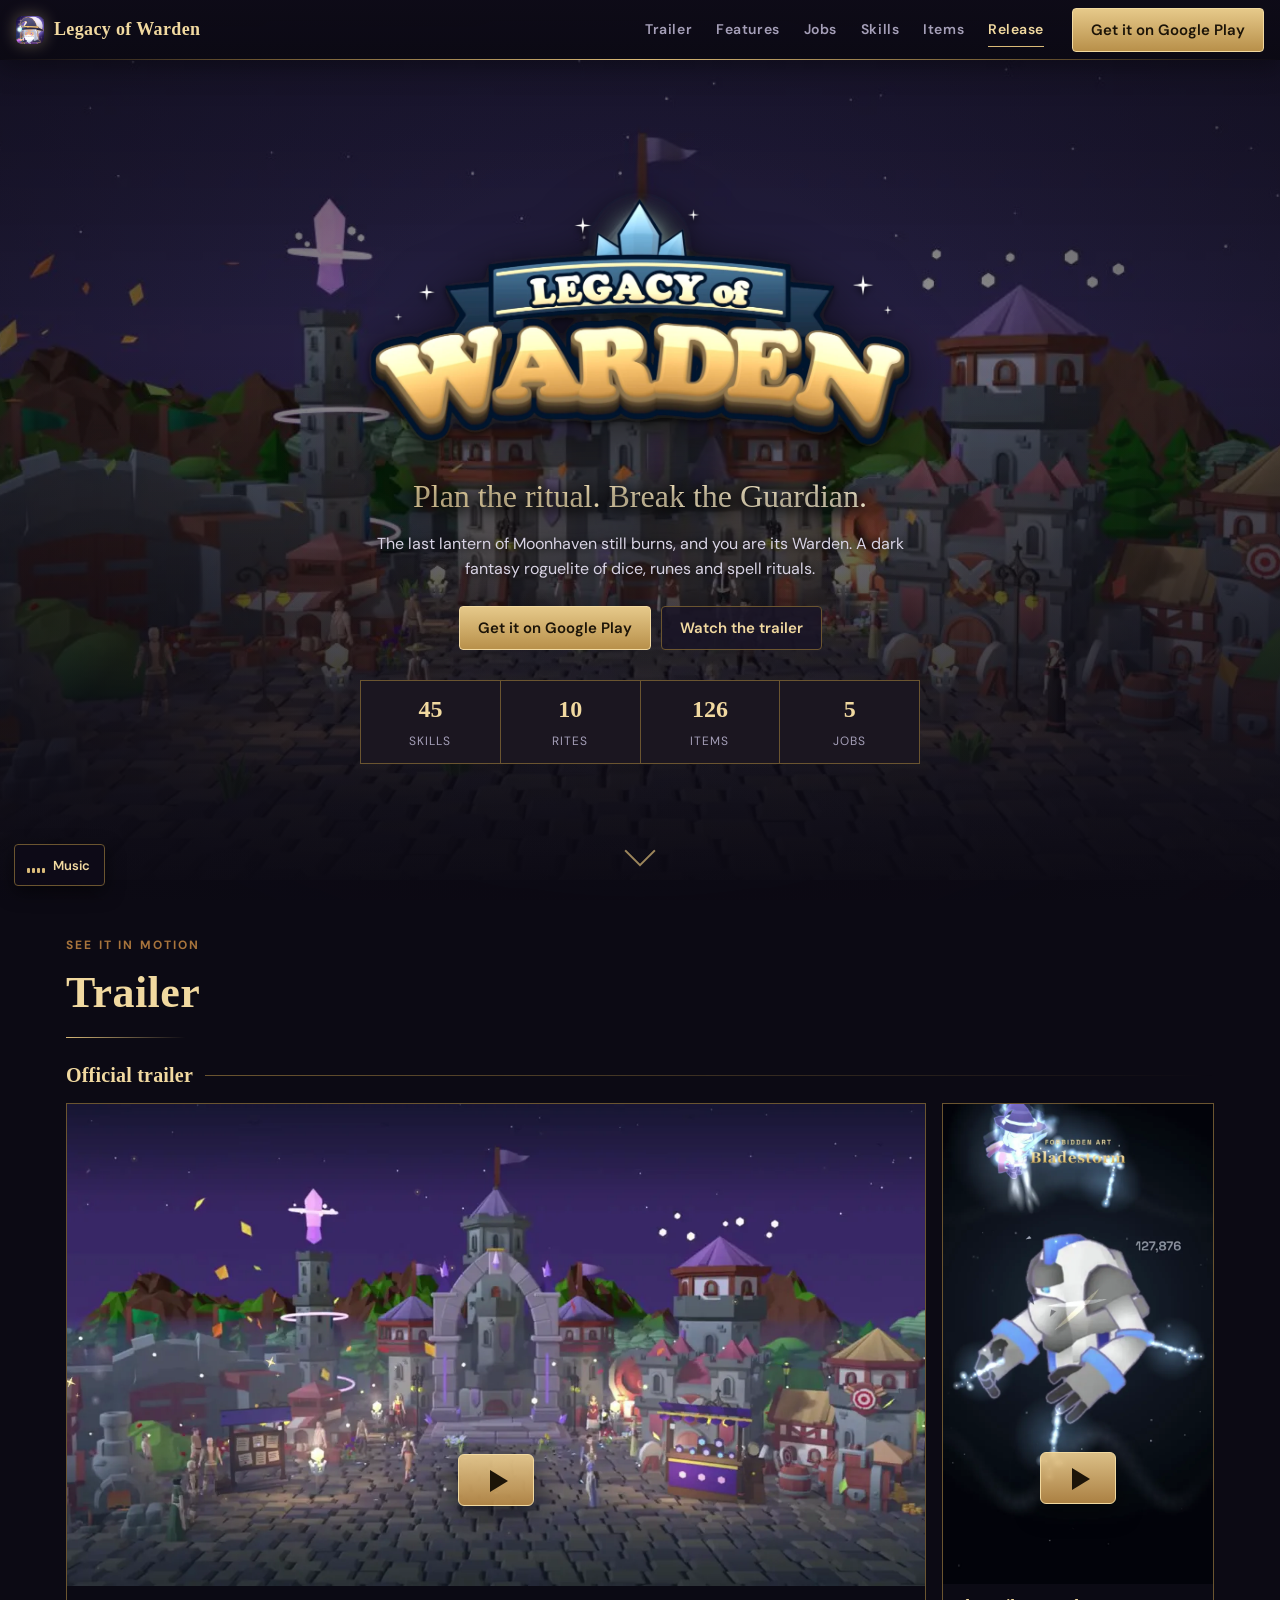
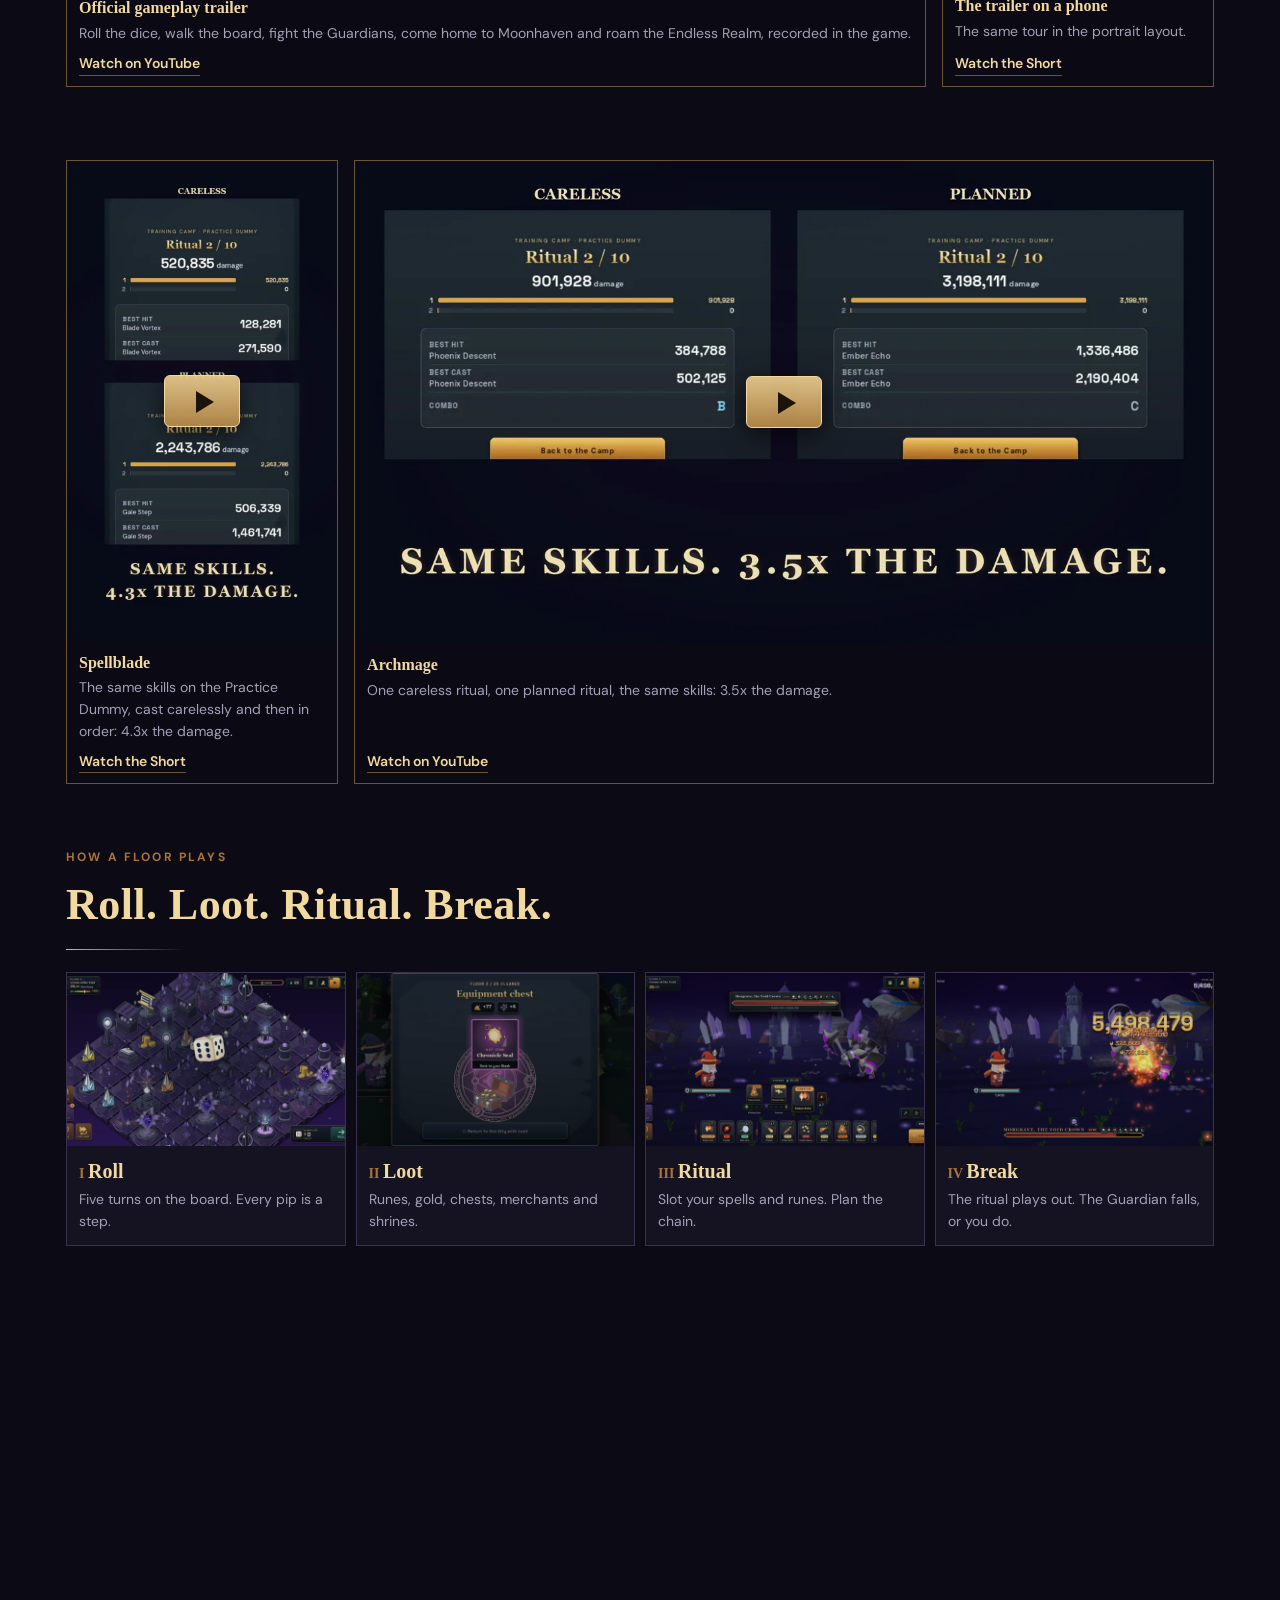
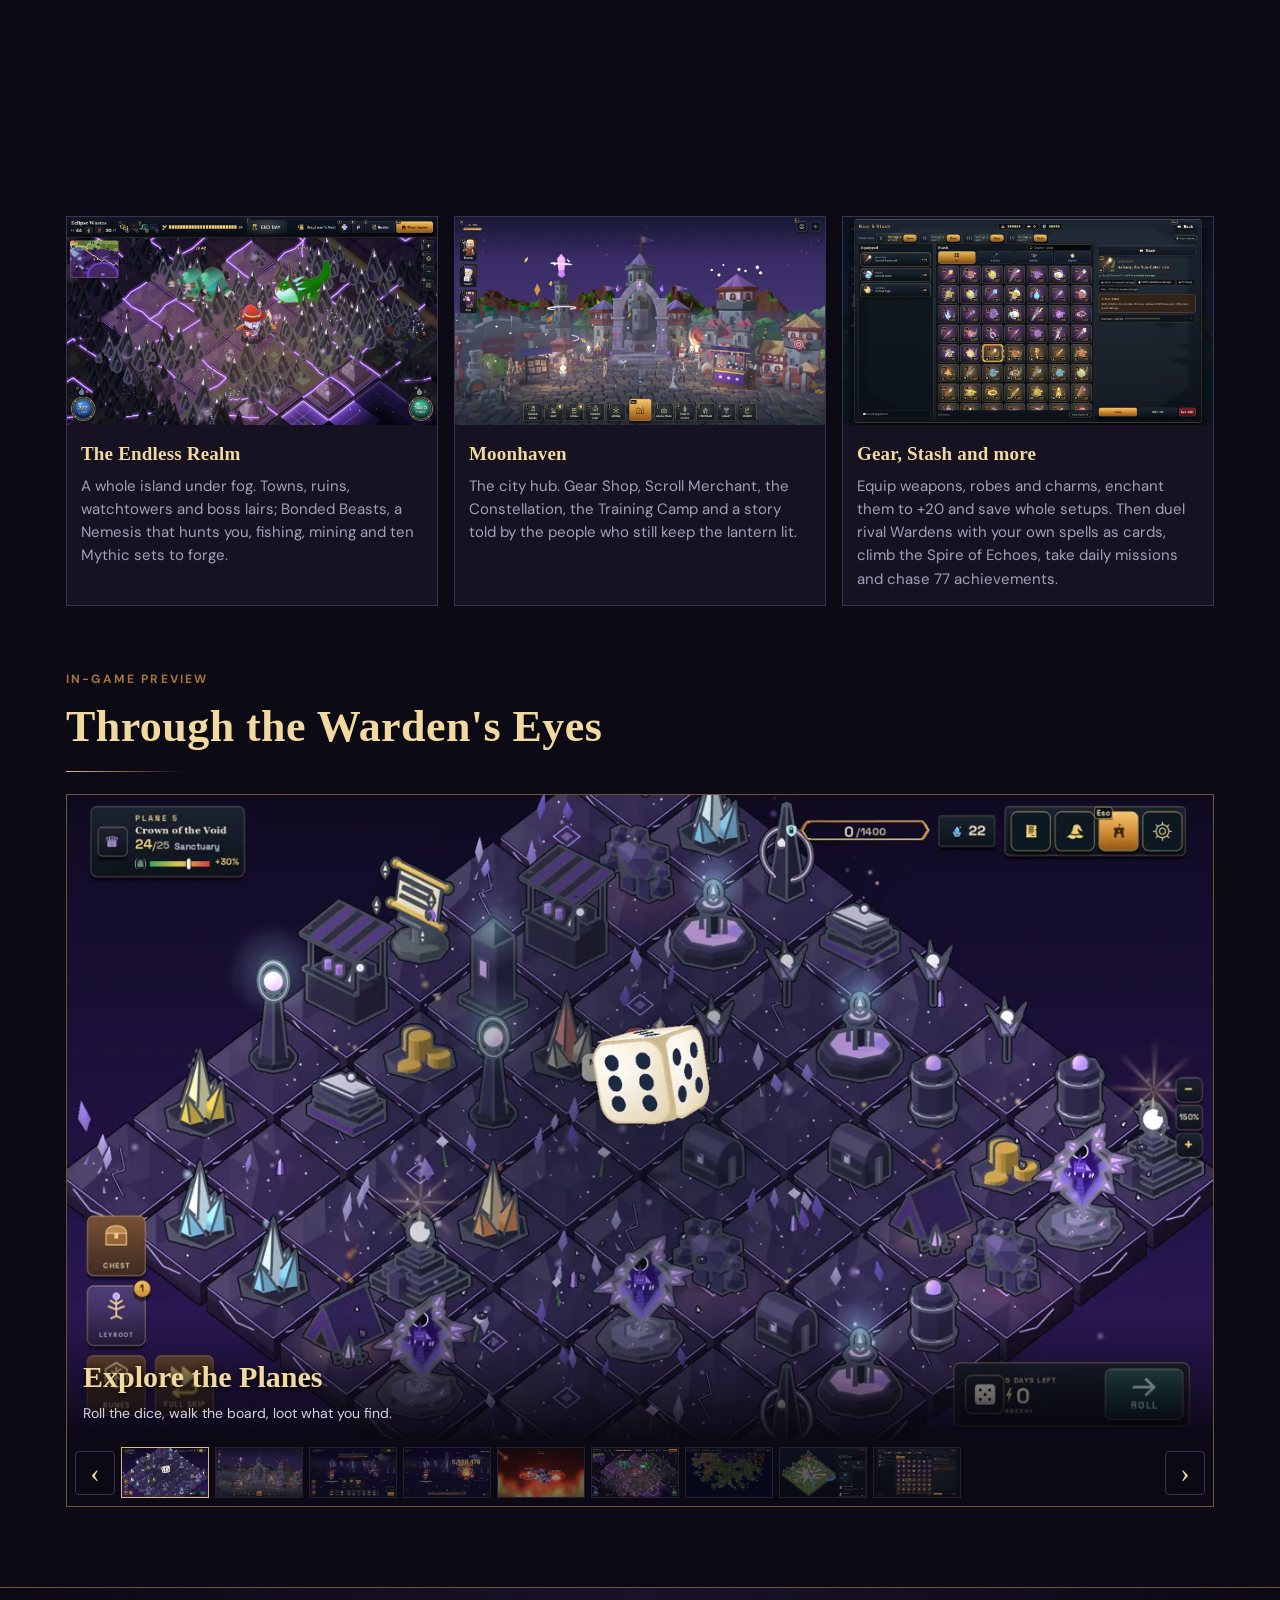
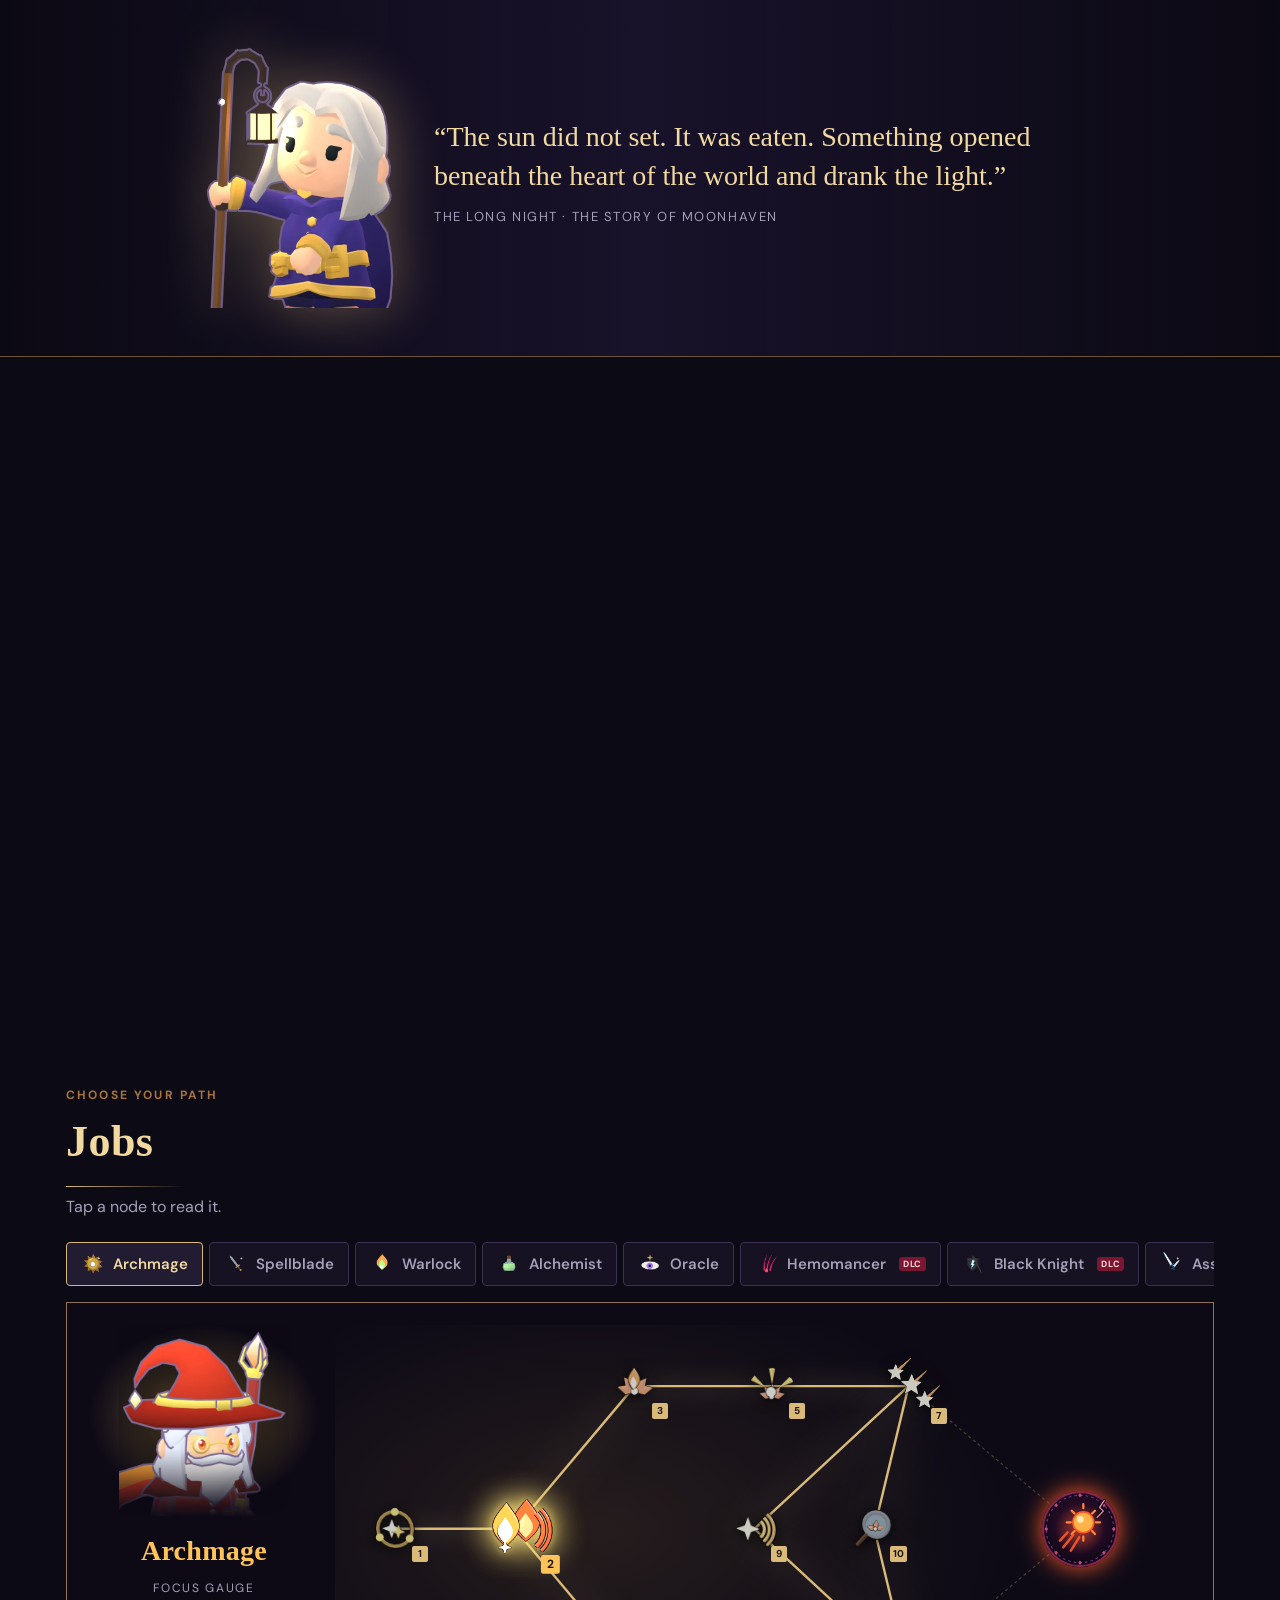
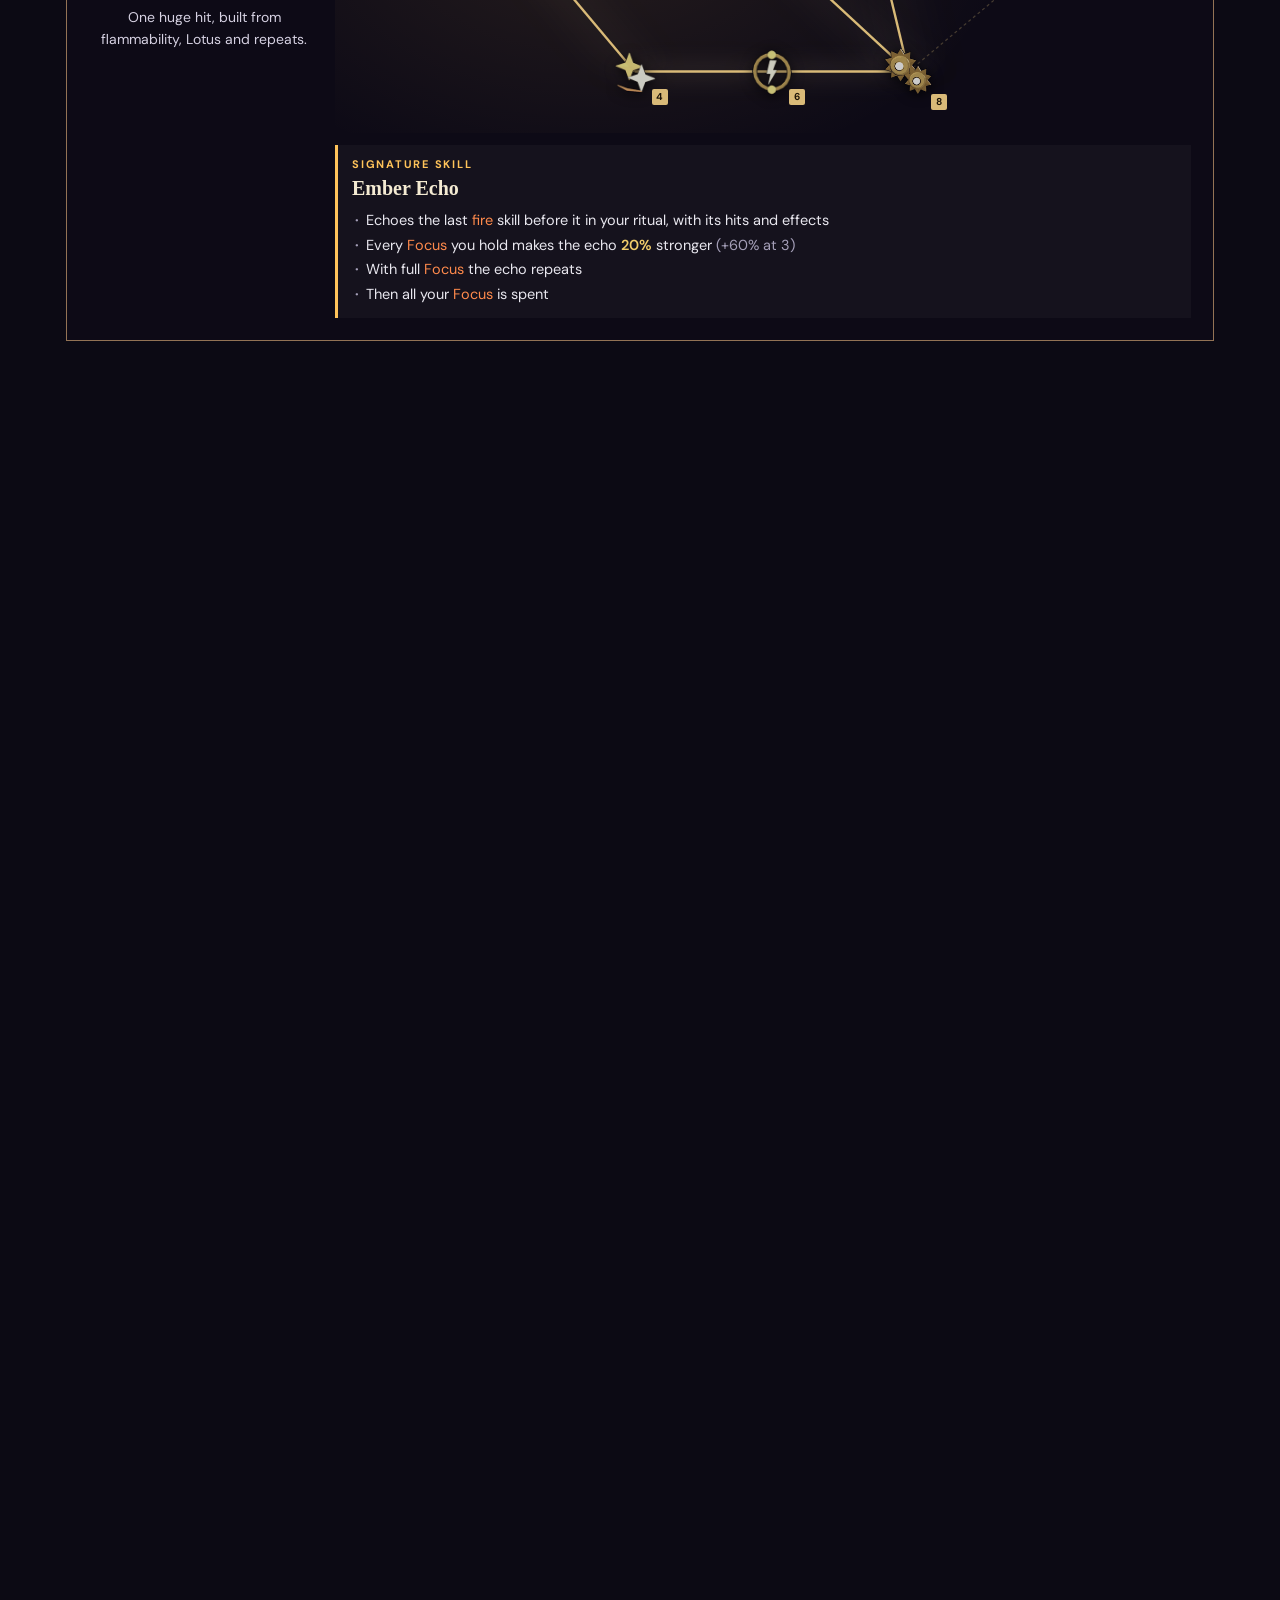
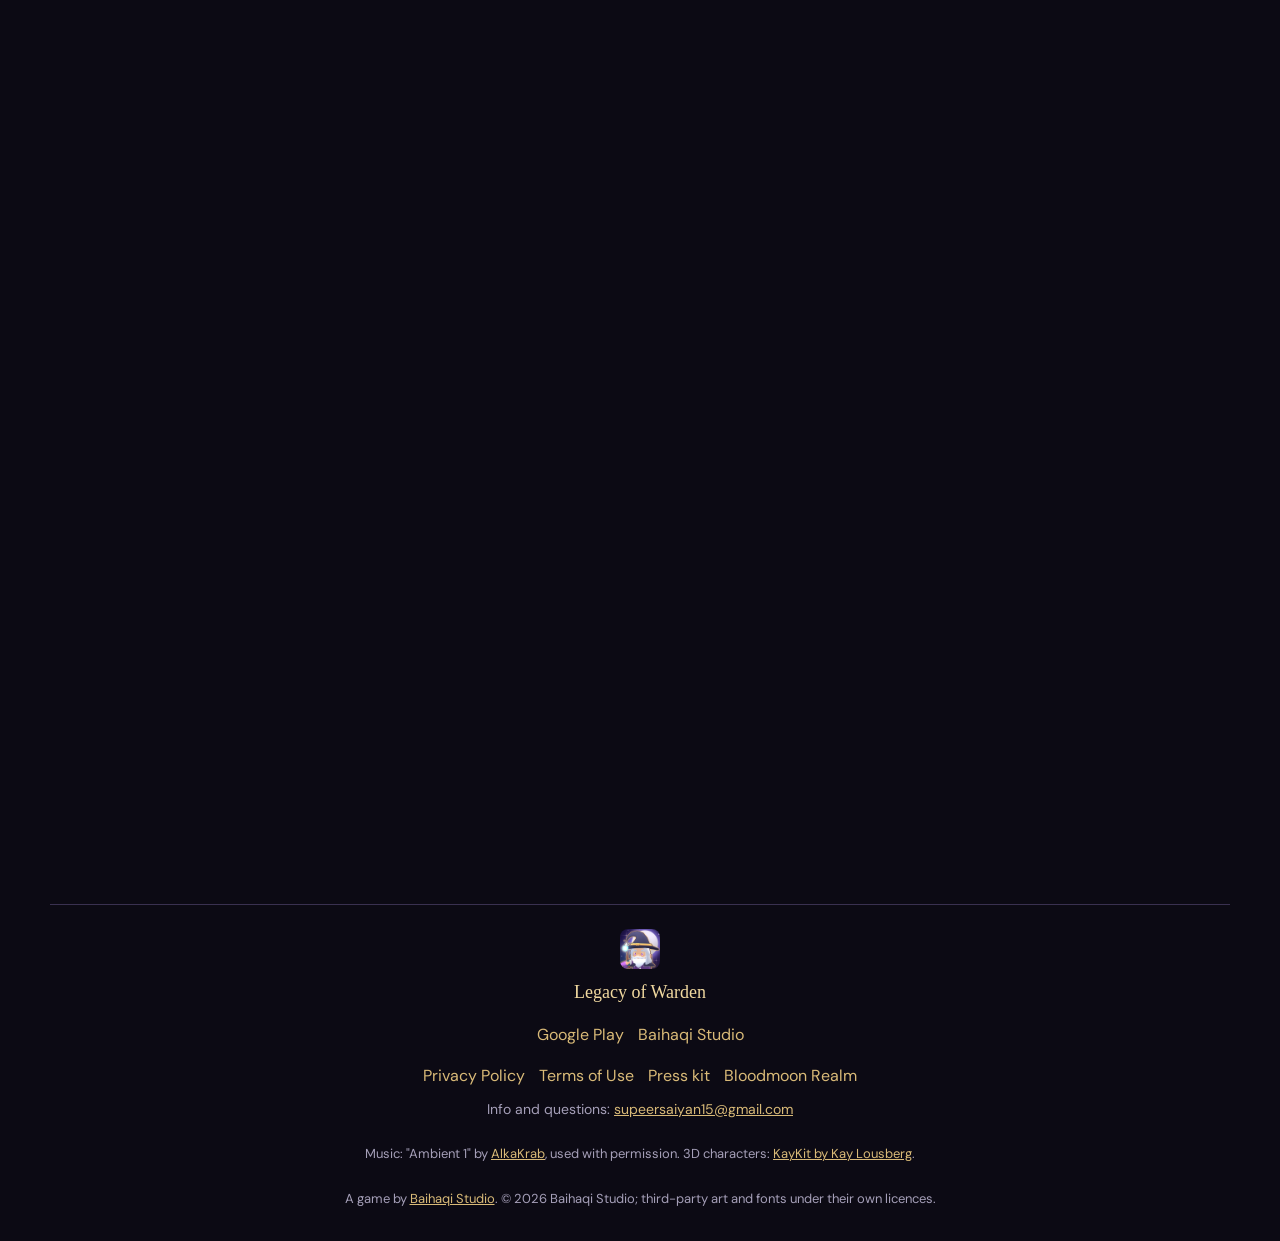
<file: index.html>
<!doctype html>
<html lang="en" class="no-js loading">
<head>
<meta charset="utf-8">
<meta name="viewport" content="width=device-width, initial-scale=1, viewport-fit=cover">
<link rel="canonical" href="https://fighterloo.github.io/legacy-of-warden-site/">
<script type="application/ld+json">
{
 "@context": "https://schema.org",
 "@type": "VideoGame",
 "name": "Legacy of Warden",
 "url": "https://fighterloo.github.io/legacy-of-warden-site/",
 "image": "https://fighterloo.github.io/legacy-of-warden-site/img/art/share.jpg",
 "description": "Plan the ritual, break the Guardian. A dark fantasy roguelite of spells, runes and dice for Android and PC.",
 "genre": [
  "Roguelite",
  "Strategy",
  "Dark fantasy"
 ],
 "gamePlatform": [
  "Android",
  "PC"
 ],
 "operatingSystem": "Android, Windows",
 "applicationCategory": "Game",
 "playMode": "SinglePlayer",
 "author": {
  "@type": "Organization",
  "name": "Baihaqi Studio",
  "url": "https://fighterloo.github.io/"
 },
 "publisher": {
  "@type": "Organization",
  "name": "Baihaqi Studio",
  "url": "https://fighterloo.github.io/"
 },
 "offers": {
  "@type": "Offer",
  "price": "0",
  "priceCurrency": "IDR"
 }
}
</script>
<title>Legacy of Warden: Dark Fantasy Roguelite for Android and PC</title>
<meta name="description" content="Plan the ritual, break the Guardian. A dark fantasy roguelite of spells, runes and dice for Android and PC.">
<meta name="theme-color" content="#0c0a14">
<meta property="og:title" content="Legacy of Warden">
<meta property="og:description" content="Plan the ritual, break the Guardian. A dark fantasy roguelite of dice, runes and rituals for Android and PC.">
<meta property="og:image" content="https://fighterloo.github.io/legacy-of-warden-site/img/art/share.jpg">
<meta property="og:image:width" content="1200">
<meta property="og:image:height" content="630">
<meta property="og:url" content="https://fighterloo.github.io/legacy-of-warden-site/">
<meta property="og:type" content="website">
<meta name="twitter:card" content="summary_large_image">
<meta name="twitter:image" content="https://fighterloo.github.io/legacy-of-warden-site/img/art/share.jpg">
<link rel="icon" href="favicon.png">
<link rel="preload" href="fonts/dmsans.woff2" as="font" type="font/woff2" crossorigin>
<link rel="stylesheet" href="css/site.css?v=202611141200">
</head>
<body>
<div class="splash" id="splash" aria-hidden="true">
  <img src="img/art/title-logo.webp" alt="" width="600" height="290" fetchpriority="high">
  <div class="splash-bar"><i></i></div>
</div>
<script>/* failsafe: the page never stays behind the splash if a script fails */setTimeout(function(){document.documentElement.classList.remove("loading");var s=document.getElementById("splash");if(s)s.classList.add("out")},3000)</script>
<noscript><style>.splash{display:none}html.loading .hero *{animation-play-state:running!important}</style></noscript>
<div class="backdrop" aria-hidden="true">
  <div class="bd-layer" id="bd-a"></div>
  <div class="bd-layer" id="bd-b"></div>
  <div class="bd-shade"></div>
  <canvas id="embers"></canvas>
</div>

<header class="nav" id="top">
  <a class="nav-brand" href="#top"><img src="img/art/icon-192.png" alt="" width="28" height="28"><span>Legacy of Warden</span></a>
  <div class="nav-right">
    <nav class="nav-links" aria-label="Sections">
      <a href="#trailer">Trailer</a>
      <a href="#features">Features</a>
      <a href="#jobs">Jobs</a>
      <a href="#skills">Skills</a>
      <a href="#items">Items</a>
      <a href="#release">Release</a>
    </nav>
    <a class="btn btn-gold nav-cta" href="https://play.google.com/store/apps/details?id=com.legacyofwarden.game" rel="noopener">Get it on Google Play</a>
  </div>
</header>

<main>
  <section class="hero" data-bg="">
    <video class="hero-bg" src="media/hero-loop.mp4" poster="media/hero-loop.webp" autoplay muted loop playsinline preload="auto"></video>
    <div class="hero-inner">
      <img class="hero-logo" src="img/art/title-logo.webp" alt="Legacy of Warden" width="600" height="290">
      <p class="hero-tag">Plan the ritual. Break the Guardian.</p>
      <p class="hero-sub">The last lantern of Moonhaven still burns, and you are its Warden. A dark fantasy roguelite of dice, runes and spell rituals.</p>
      <div class="hero-cta">
        <a class="btn btn-gold" href="https://play.google.com/store/apps/details?id=com.legacyofwarden.game" rel="noopener">Get it on Google Play</a>
        <a class="btn" href="#trailer">Watch the trailer</a>
      </div>
      <ul class="hero-stats" id="hero-stats" aria-label="The game in numbers"></ul>
    </div>
    <a class="hero-down" href="#trailer" aria-label="Scroll down"></a>
  </section>

  <section class="sec" id="trailer" data-bg="img/bg/trailer.webp">
    <div class="sec-head reveal">
      <p class="eyebrow">See it in motion</p>
      <h2>Trailer</h2>
    </div>
    <h3 class="video-block reveal">Official trailer</h3>
    <div class="combo-pair">
      <figure class="overview combo combo-wide reveal">
        <button type="button" class="yt yt-titled" data-yt="ZIGFAp2W-pY" aria-label="Play the official gameplay trailer (YouTube)"><img src="media/trailer-landscape-v3.webp" alt="The plaza of Moonhaven at night" loading="lazy"><span class="yt-play"></span></button>
        <figcaption><strong>Official gameplay trailer</strong><span>Roll the dice, walk the board, fight the Guardians, come home to Moonhaven and roam the Endless Realm, recorded in the game.</span><a class="yt-link" href="https://youtu.be/ZIGFAp2W-pY" target="_blank" rel="noopener">Watch on YouTube</a></figcaption>
      </figure>
      <figure class="overview combo combo-tall reveal">
        <button type="button" class="yt yt-titled" data-yt="VYiky-fPafA" aria-label="Play the trailer in the phone layout (YouTube)"><img src="media/trailer-portrait-v3.webp" alt="The Forbidden Art Bladestorm on a phone" loading="lazy"><span class="yt-play"></span></button>
        <figcaption><strong>The trailer on a phone</strong><span>The same tour in the portrait layout.</span><a class="yt-link" href="https://youtube.com/shorts/VYiky-fPafA" target="_blank" rel="noopener">Watch the Short</a></figcaption>
      </figure>
    </div>

    <h3 class="video-block reveal">Careless vs planned</h3>
    <div class="combo-pair flip">
      <figure class="overview combo combo-tall reveal">
        <button type="button" class="yt" data-yt="PRq2uYSpnFE" aria-label="Play the Spellblade careless vs planned ritual (YouTube)"><img src="media/combo-portrait-v3.webp" alt="Same skills, 4.3x the damage" loading="lazy"><span class="yt-play"></span></button>
        <figcaption><strong>Spellblade</strong><span>The same skills on the Practice Dummy, cast carelessly and then in order: 4.3x the damage.</span><a class="yt-link" href="https://youtube.com/shorts/PRq2uYSpnFE" target="_blank" rel="noopener">Watch the Short</a></figcaption>
      </figure>
      <figure class="overview combo combo-wide reveal">
        <button type="button" class="yt" data-yt="Y70X74ScpZc" aria-label="Play the Archmage careless vs planned ritual (YouTube)"><img src="media/combo-landscape-v3.webp" alt="Same skills, 3.5x the damage" loading="lazy"><span class="yt-play"></span></button>
        <figcaption><strong>Archmage</strong><span>One careless ritual, one planned ritual, the same skills: 3.5x the damage.</span><a class="yt-link" href="https://youtu.be/Y70X74ScpZc" target="_blank" rel="noopener">Watch on YouTube</a></figcaption>
      </figure>
    </div>
  </section>

  <section class="sec" id="loop" data-bg="img/bg/trailer.webp">
    <div class="sec-head reveal">
      <p class="eyebrow">How a floor plays</p>
      <h2>Roll. Loot. Ritual. Break.</h2>
    </div>
    <ol class="loop">
      <li class="reveal"><img src="img/shots/01-expedition-board.webp" alt="" loading="lazy"><b>Roll</b><span>Five turns on the board. Every pip is a step.</span></li>
      <li class="reveal"><img src="img/shots/loot-chest.webp" alt="" loading="lazy"><b>Loot</b><span>Runes, gold, chests, merchants and shrines.</span></li>
      <li class="reveal"><img src="img/shots/03-ritual.webp" alt="" loading="lazy"><b>Ritual</b><span>Slot your spells and runes. Plan the chain.</span></li>
      <li class="reveal"><img src="img/shots/04-combo.webp" alt="" loading="lazy"><b>Break</b><span>The ritual plays out. The Guardian falls, or you do.</span></li>
    </ol>
  </section>

  <section class="sec" id="features" data-bg="img/bg/features.webp">
    <div class="sec-head reveal">
      <p class="eyebrow">What you do</p>
      <h2>Features</h2>
    </div>
    <div class="features">
      <article class="feature reveal">
        <img src="img/shots/01-expedition-board.webp" alt="The expedition board on the Verdant Reach" loading="lazy">
        <div><h3>Expedition board</h3><p>Six planes, 25 floors each. Roll the dice, walk the board, loot chests, find runes, meet merchants and dodge curses before the Guardian wakes.</p></div>
      </article>
      <article class="feature reveal">
        <img src="img/shots/03-ritual.webp" alt="Building a ritual before a fight" loading="lazy">
        <div><h3>Ritual battles</h3><p>Preparation wins the fight. Fill the ritual slots, chain runes, stack fire, ice, lightning, chaos and physical ailments, then watch the cast break the Guardian.</p></div>
      </article>
      <article class="feature reveal">
        <img src="img/shots/05-forbidden-art-sunfall.webp" alt="The Forbidden Art Sunfall" loading="lazy">
        <div><h3>Forbidden Arts and Signatures</h3><p>Each job has a Signature skill and one Forbidden Art: a finisher you recover scroll by scroll and unleash when its gauge is full.</p></div>
      </article>
      <article class="feature reveal">
        <img src="img/shots/06-realm.webp" alt="The Endless Realm board" loading="lazy">
        <div><h3>The Endless Realm</h3><p>A whole island under fog. Towns, ruins, watchtowers and boss lairs; Bonded Beasts, a Nemesis that hunts you, fishing, mining and ten Mythic sets to forge.</p></div>
      </article>
      <article class="feature reveal">
        <img src="img/shots/02-moonhaven.webp" alt="The city of Moonhaven at night" loading="lazy">
        <div><h3>Moonhaven</h3><p>The city hub. Gear Shop, Scroll Merchant, the Constellation, the Training Camp and a story told by the people who still keep the lantern lit.</p></div>
      </article>
      <article class="feature reveal">
        <img src="img/shots/09-gear-stash.webp" alt="The Gear and Stash screen" loading="lazy">
        <div><h3>Gear, Stash and more</h3><p>Equip weapons, robes and charms, enchant them to +20 and save whole setups. Then duel rival Wardens with your own spells as cards, climb the Spire of Echoes, take daily missions and chase 77 achievements.</p></div>
      </article>
    </div>
  </section>

  <section class="sec" id="gallery" data-bg="img/bg/features.webp">
    <div class="sec-head reveal">
      <p class="eyebrow">In-game preview</p>
      <h2>Through the Warden's Eyes</h2>
    </div>
    <div class="show reveal" id="show">
      <div class="show-stage" id="show-stage"></div>
      <div class="show-bar">
        <button type="button" class="show-nav" data-step="-1" aria-label="Previous screenshot">&#8249;</button>
        <div class="show-thumbs" id="show-thumbs"></div>
        <button type="button" class="show-nav" data-step="1" aria-label="Next screenshot">&#8250;</button>
      </div>
    </div>
  </section>

  <section class="story" id="story" data-bg="media/hero-loop.webp">
    <div class="story-inner reveal">
      <img src="img/art/maelis.webp" alt="Elder Maelis holding the lantern" loading="lazy" width="420" height="520">
      <blockquote>
        <p>“The sun did not set. It was eaten. Something opened beneath the heart of the world and drank the light.”</p>
        <footer>The Long Night · the story of Moonhaven</footer>
      </blockquote>
    </div>
  </section>

  <section class="sec" id="planes" data-bg="img/bg/planes.webp">
    <div class="sec-head reveal">
      <p class="eyebrow">Expeditions</p>
      <h2>Six planes</h2>
    </div>
    <div class="plane-rail reveal" id="plane-rail" role="tablist"></div>
    <div class="plane-view reveal" id="plane-view"></div>
  </section>

  <section class="sec" id="jobs" data-bg="img/bg/job-archmage.webp">
    <div class="sec-head reveal">
      <p class="eyebrow">Choose your path</p>
      <h2>Jobs</h2>
      <p class="lede">Tap a node to read it.</p>
    </div>
    <div class="tabs" id="job-tabs" role="tablist"></div>
    <div class="job reveal" id="job-panel"></div>
  </section>

  <section class="sec" id="skills" data-bg="img/bg/skills.webp">
    <div class="sec-head reveal">
      <p class="eyebrow">Spellbook</p>
      <h2>Skills</h2>
      <p class="lede">Every skill, rite and Signature, straight from the game's data.</p>
    </div>
    <div class="filters">
      <input type="search" id="skill-q" placeholder="Search skills" aria-label="Search skills">
      <div class="chips" id="skill-el"></div>
      <div class="chips" id="skill-kind"></div>
    </div>
    <p class="count" id="skill-count"></p>
    <div class="grid" id="skill-grid"></div>
  </section>

  <section class="sec" id="items" data-bg="img/bg/items.webp">
    <div class="sec-head reveal">
      <p class="eyebrow">Armoury</p>
      <h2>Items</h2>
      <p class="lede">Weapons, robes and charms from Regular to Mythical, with sets and Legendary uniques.</p>
    </div>
    <div class="filters">
      <input type="search" id="item-q" placeholder="Search items" aria-label="Search items">
      <div class="chips" id="item-slot"></div>
      <div class="chips" id="item-tier"></div>
    </div>
    <p class="count" id="item-count"></p>
    <div class="grid" id="item-grid"></div>
  </section>

  <section class="sec" id="platforms" data-bg="img/bg/items.webp">
    <div class="sec-head reveal">
      <p class="eyebrow">Play anywhere</p>
      <h2>Platforms</h2>
    </div>
    <div class="devices">
      <figure class="device-card reveal">
        <div class="device device-phone"><img src="img/devices/phone.webp" alt="A Guardian fight in the phone layout" loading="lazy"></div>
        <figcaption><h3>Phone</h3><p>Android on Google Play. A portrait layout made for one hand.</p></figcaption>
      </figure>
      <figure class="device-card reveal">
        <div class="device device-tablet"><img src="img/devices/tablet.webp" alt="The Endless Realm in the tablet layout" loading="lazy"></div>
        <figcaption><h3>Tablet</h3><p>A roomy landscape layout for 7" and 10" screens.</p></figcaption>
      </figure>
      <figure class="device-card reveal">
        <div class="device device-pc"><img src="img/devices/pc.webp" alt="The expedition board in the PC layout" loading="lazy"></div>
        <figcaption><h3>PC</h3><p>Also on Google Play Games on PC (Google has not tested it yet): mouse, keyboard and shortcuts. Bring your Warden over with cloud save or a Legacy Code.</p></figcaption>
      </figure>
    </div>
    <div class="offline reveal">
      <p class="offline-kicker">No connection needed</p>
      <p class="offline-title">Fully offline</p>
      <p class="offline-sub">Play the whole game on a plane, a train or a mountain. No account, no forced ads, never pay-to-win. Cloud save with Google Play Games, or a Legacy Code, backs up your Warden and carries it to another device.</p>
      <ul class="offline-facts"><li>Single player</li><li>No forced ads</li><li>Never pay-to-win</li><li>Cloud save and Legacy Code</li></ul>
    </div>
  </section>

  <section class="sec" id="release" data-bg="img/bg/release.webp" data-tint="blood">
    <div class="sec-head reveal">
      <p class="eyebrow">Launch plan</p>
      <h2>Release and DLC</h2>
    </div>
    <div class="release">
      <article class="offer reveal">
        <div class="offer-head">
          <img src="media/hero-loop.webp" alt="" loading="lazy">
          <span class="offer-tag">Base game</span>
        </div>
        <div class="offer-body">
          <p class="offer-price">Free</p>
          <h3>Legacy of Warden</h3>
          <p class="offer-note">Everything you need to reach the ending, on Google Play, also through Google Play Games on PC.</p>
          <ul class="offer-list">
            <li>The full story to the ending</li>
            <li>Five jobs, six planes, the Spire of Echoes</li>
            <li>The whole Endless Realm: towns, beasts, Nemesis, Mythic sets and the Abyss</li>
            <li>77 achievements, daily missions and the Ritual Duel</li>
            <li>No forced ads, never pay-to-win, fully offline</li>
          </ul>
        </div>
      </article>
      <article class="offer offer-dlc reveal">
        <div class="offer-head">
          <img src="img/bg/release.webp" alt="" loading="lazy">
          <span class="blood-moon" aria-hidden="true"></span>
          <span class="offer-tag">DLC pack</span>
        </div>
        <div class="offer-body">
          <p class="offer-price">US$2 <span>one-time · Rp 25.000 in Indonesia</span></p>
          <h3>Bloodmoon Realm</h3>
          <p class="offer-note">One pack, on Google Play now.</p>
          <div class="offer-jobs"><span>Hemomancer</span><span>Black Knight</span><span>Assassin</span></div>
          <ul class="offer-list">
            <li>The red island behind the Red Gate, open after the Abyss falls</li>
            <li>3 new jobs, each with a Signature skill and a Forbidden Art</li>
            <li>4 new planes, 6 to 9 (the Scarlet Rift moves to Plane 10)</li>
            <li>5 new Ultimates, one per element</li>
            <li>3 Mythic sets, chapter 11 of the story and 15 more achievements</li>
          </ul>
          <a class="offer-more" href="bloodmoon.html">Everything in the pack &rarr;</a>
          <p class="offer-support"><b>Support the developer.</b> Legacy of Warden is made by a small indie studio. Every Bloodmoon Realm pack keeps the game free for everyone and funds the next update.</p>
        </div>
      </article>
    </div>
    <p class="fine">Available now on Google Play. Contents and prices may change with updates.</p>
  </section>
</main>

<footer class="foot">
  <img src="img/art/icon-192.png" alt="" width="40" height="40" loading="lazy">
  <p class="foot-title">Legacy of Warden</p>
  <p class="foot-links" id="links"></p>
  <p class="foot-links"><a href="privacy.html">Privacy Policy</a><a href="terms.html">Terms of Use</a><a href="press.html">Press kit</a><a href="bloodmoon.html">Bloodmoon Realm</a></p>
  <p class="foot-contact">Info and questions: <span class="contact"></span></p>
  <p class="fine">Music: "Ambient 1" by <a href="https://alkakrab.itch.io/" target="_blank" rel="noopener">AlkaKrab</a>, used with permission. 3D characters: <a href="https://kaylousberg.itch.io/" target="_blank" rel="noopener">KayKit by Kay Lousberg</a>.</p>
  <p class="fine">A game by <a href="https://fighterloo.github.io/">Baihaqi Studio</a>. © 2026 Baihaqi Studio; third-party art and fonts under their own licences.</p>
</footer>

<button type="button" class="music" id="music" aria-pressed="false" aria-label="Play the menu music">
  <span class="music-icon" aria-hidden="true"><i></i><i></i><i></i><i></i></span><span class="music-label">Music</span>
</button>
<audio id="music-track" src="media/audio/ambient-1.mp3" preload="none" loop></audio>

<dialog class="sheet" id="sheet">
  <div class="sheet-body" id="sheet-body"></div>
  <div class="sheet-foot"><button class="btn" type="button" data-close>Back</button></div>
</dialog>

<script src="js/site.js?v=202611141200" defer></script>
<script src="js/contact.js?v=202610302000" defer></script>
<script src="js/top.js?v=202610301900" defer></script>
</body>
</html>
</file>
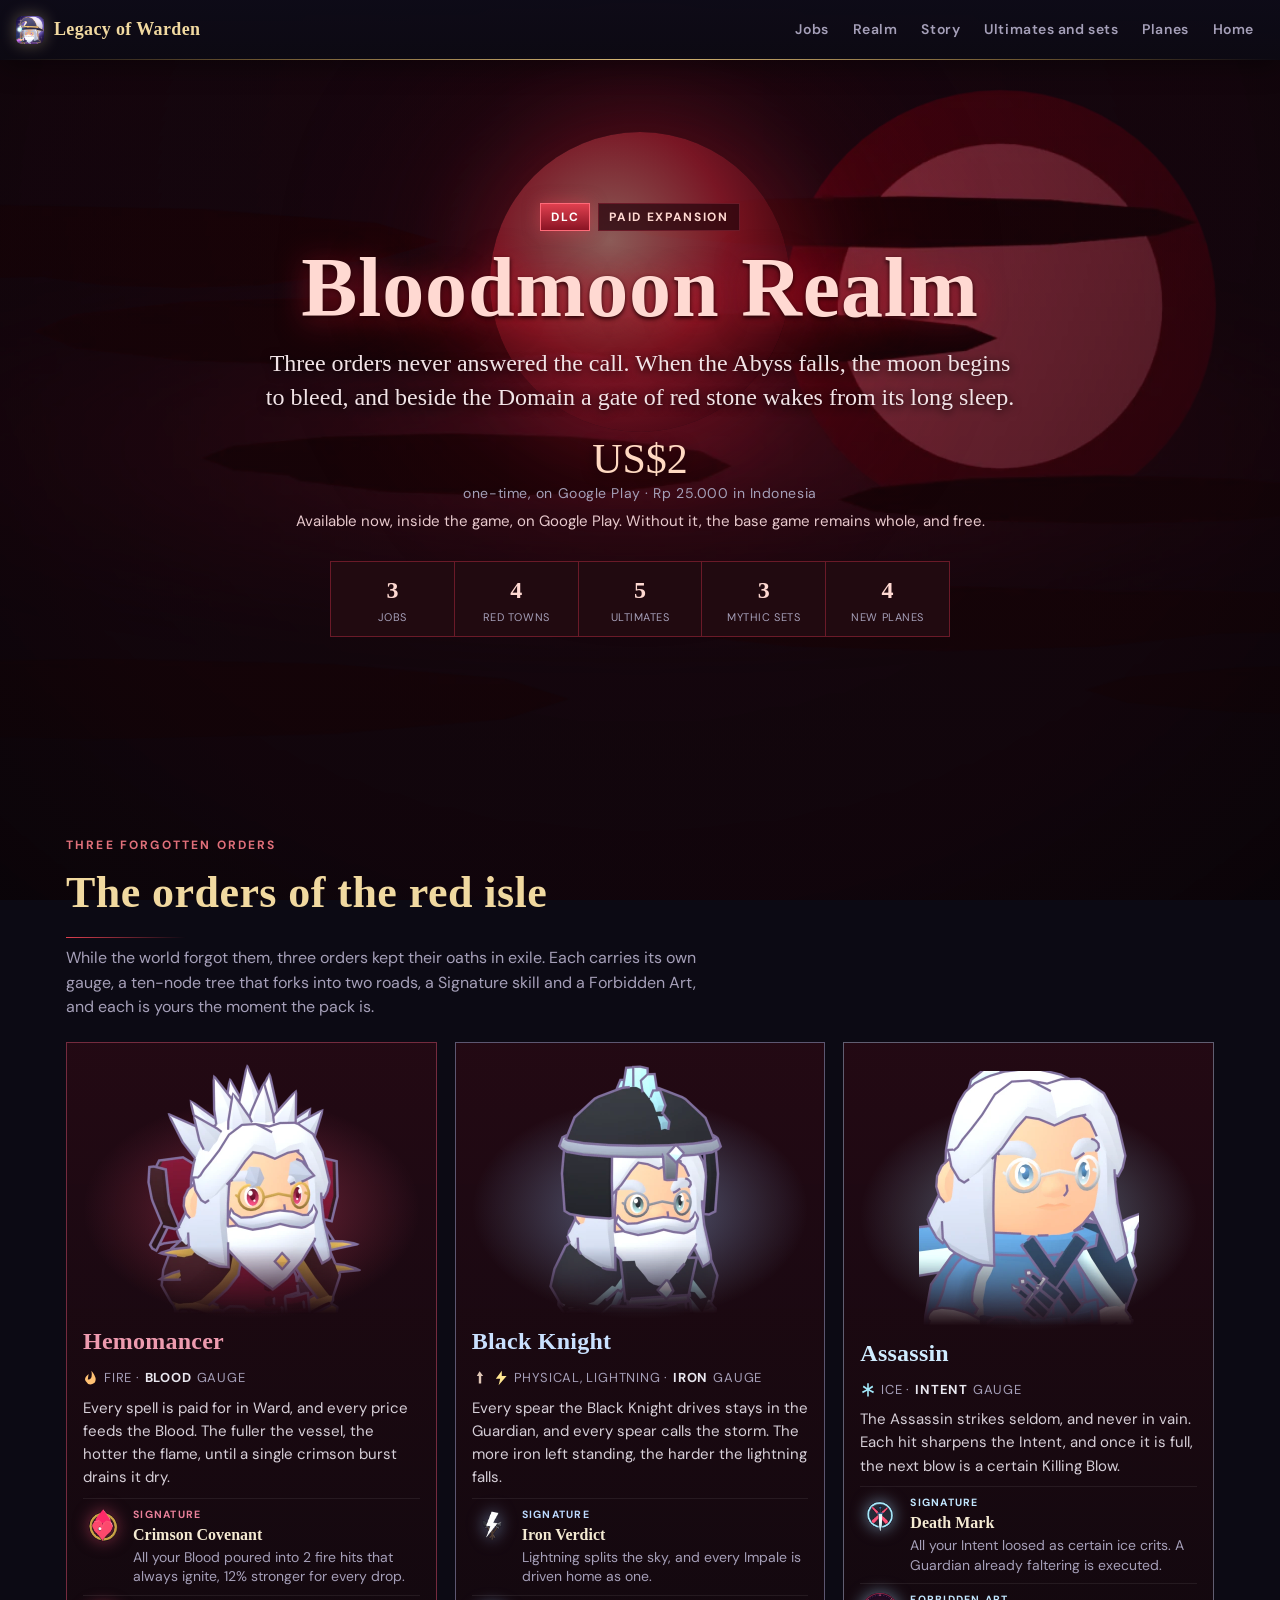
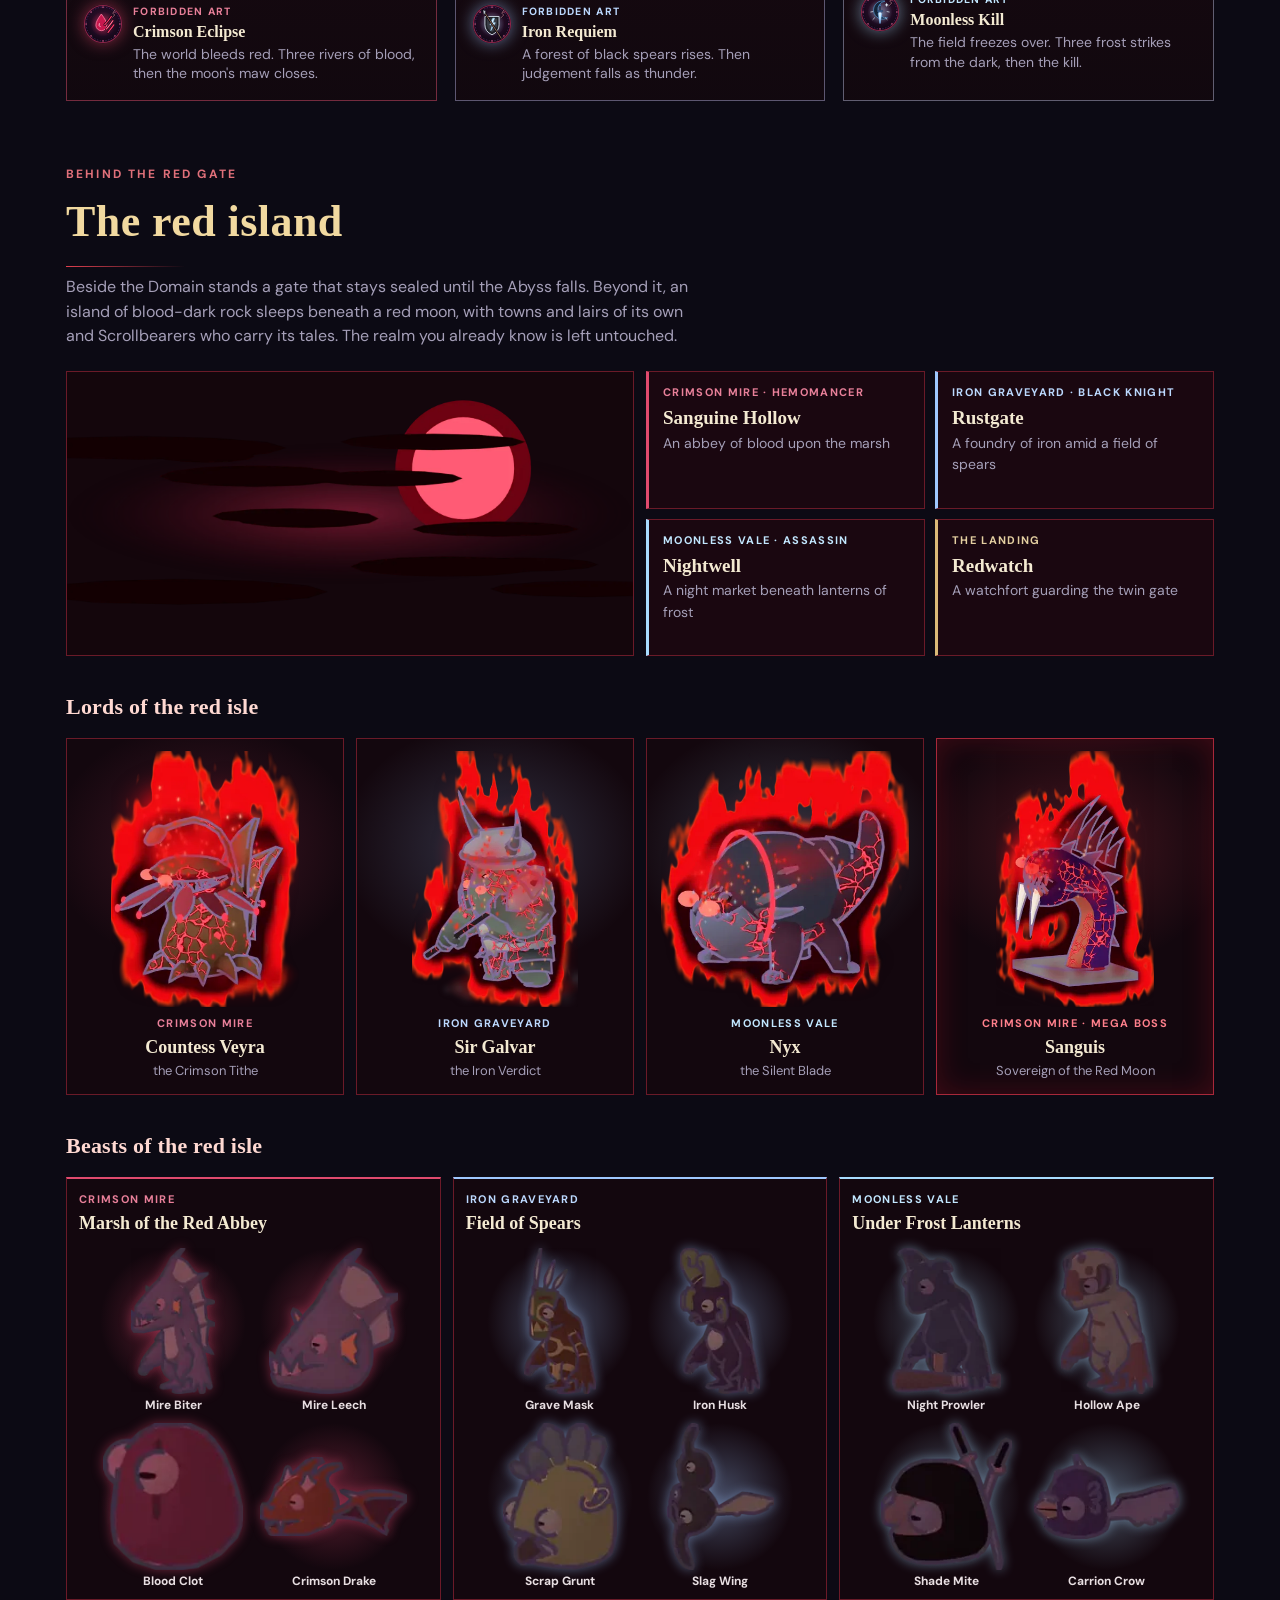
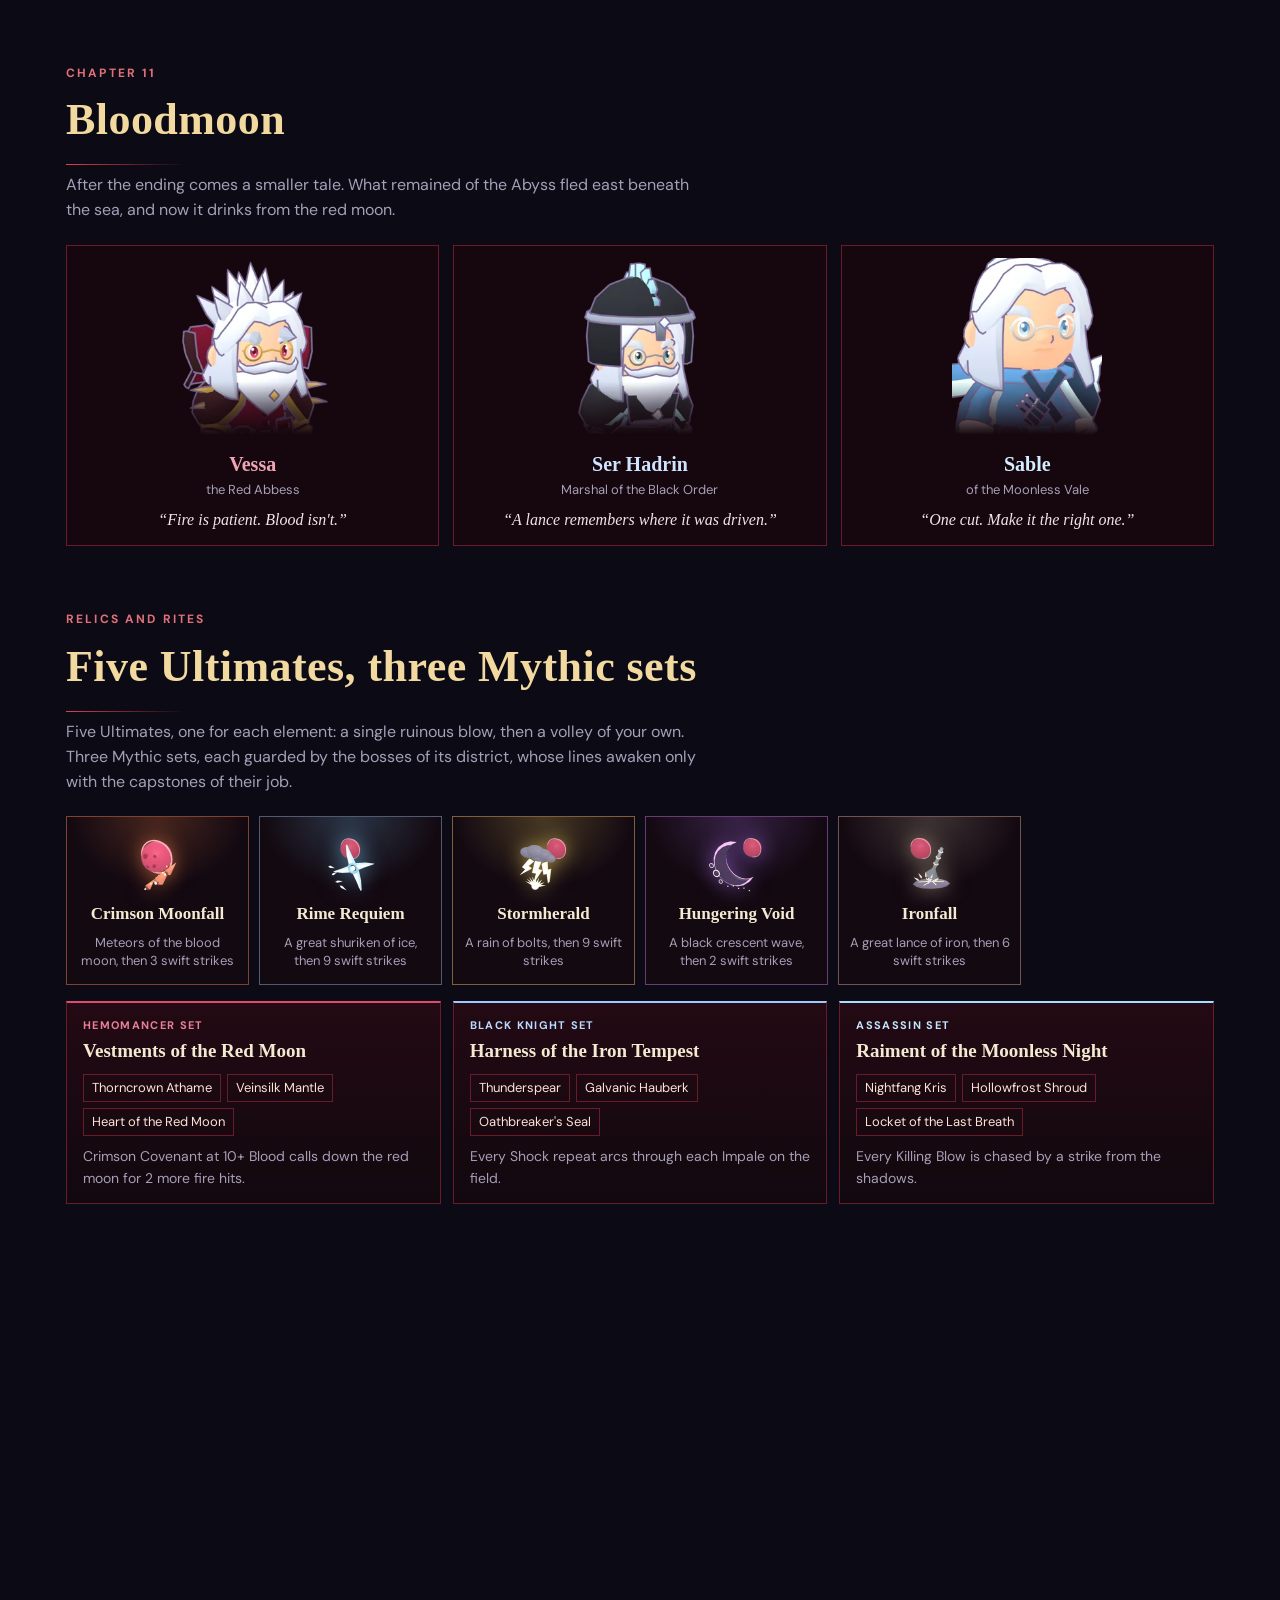
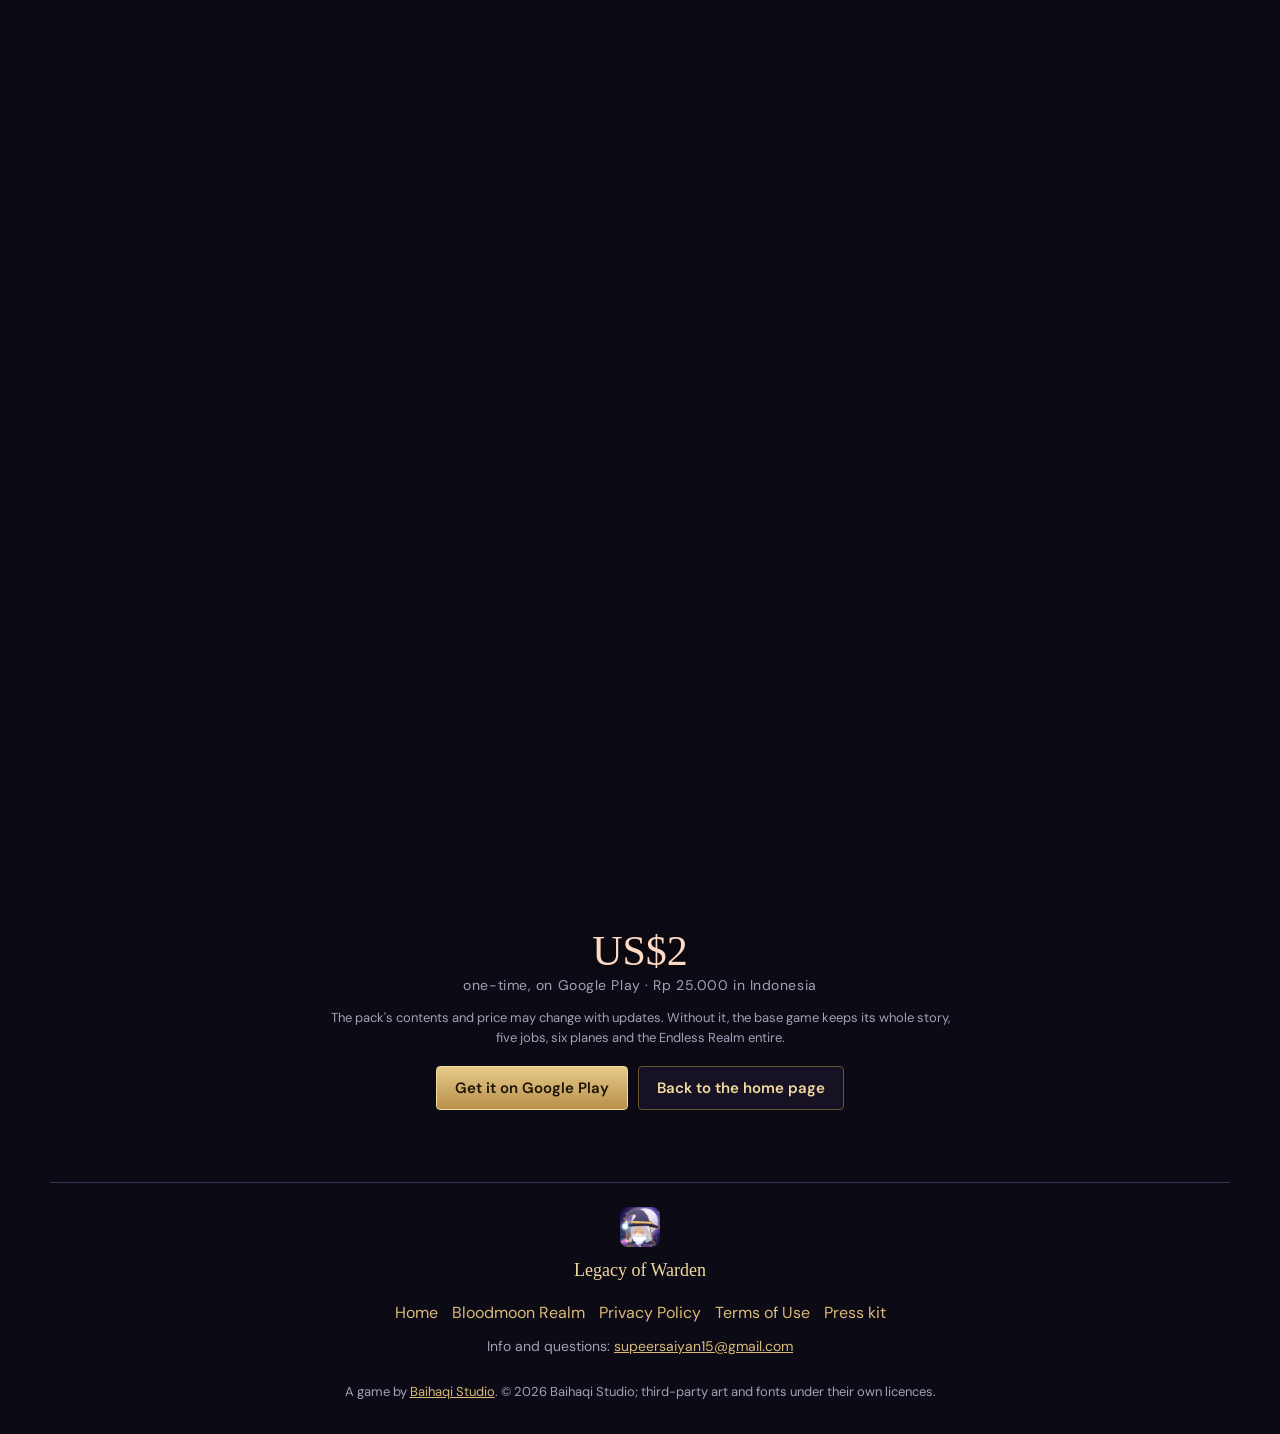
<file: bloodmoon.html>
<!doctype html>
<html lang="en">
<head>
<meta charset="utf-8">
<meta name="viewport" content="width=device-width, initial-scale=1, viewport-fit=cover">
<link rel="canonical" href="https://fighterloo.github.io/legacy-of-warden-site/bloodmoon.html">
<title>Bloodmoon Realm DLC · Legacy of Warden</title>
<meta name="description" content="The Bloodmoon Realm pack for Legacy of Warden: three new jobs, a red island behind the Red Gate, chapter 11 of the story, five Ultimates, three Mythic sets and Planes 6 to 9.">
<meta property="og:title" content="Bloodmoon Realm · Legacy of Warden DLC">
<meta property="og:description" content="Three new jobs, the red island behind the Red Gate, chapter 11, five Ultimates, three Mythic sets and Planes 6 to 9.">
<meta property="og:image" content="https://fighterloo.github.io/legacy-of-warden-site/img/art/share.jpg">
<meta property="og:url" content="https://fighterloo.github.io/legacy-of-warden-site/bloodmoon.html">
<meta property="og:type" content="article">
<meta name="theme-color" content="#14060c">
<link rel="icon" href="favicon.png">
<link rel="stylesheet" href="css/site.css?v=202611141200">
</head>
<body class="bm-page tint-blood">
<div class="backdrop" aria-hidden="true"><div class="bd-layer on" id="bd-a" style="background-image:url('img/bloodmoon/sky.webp')"></div><div class="bd-layer" id="bd-b"></div><div class="bd-shade"></div></div>
<header class="nav">
  <a class="nav-brand" href="./"><img src="img/art/icon-192.png" alt="" width="28" height="28"><span>Legacy of Warden</span></a>
  <nav class="nav-links" aria-label="On this page"><a href="#jobs">Jobs</a><a href="#realm">Realm</a><a href="#story">Story</a><a href="#gear">Ultimates and sets</a><a href="#planes">Planes</a><a href="./">Home</a></nav>
</header>

<main>
  <section class="bm-hero" data-bg="img/bloodmoon/sky.webp">
    <div class="bm-hero-inner">
      <p class="bm-tags"><span class="bm-dlc">DLC</span><span>Paid expansion</span></p>
      <h1>Bloodmoon Realm</h1>
      <p class="bm-lead">Three orders never answered the call. When the Abyss falls, the moon begins to bleed, and beside the Domain a gate of red stone wakes from its long sleep.</p>
      <p class="bm-price">US$2 <span>one-time, on Google Play · Rp 25.000 in Indonesia</span></p>
      <p class="bm-when">Available now, inside the game, on Google Play. Without it, the base game remains whole, and free.</p>
      <ul class="bm-stats">
        <li><b>3</b><span>Jobs</span></li>
        <li><b>4</b><span>Red towns</span></li>
        <li><b>5</b><span>Ultimates</span></li>
        <li><b>3</b><span>Mythic sets</span></li>
        <li><b>4</b><span>New planes</span></li>
      </ul>
    </div>
  </section>

  <section class="sec" id="jobs" data-bg="img/bloodmoon/plane-8.webp?v=202610312300">
    <div class="sec-head">
      <p class="eyebrow">Three forgotten orders</p>
      <h2>The orders of the red isle</h2>
      <p class="lede">While the world forgot them, three orders kept their oaths in exile. Each carries its own gauge, a ten-node tree that forks into two roads, a Signature skill and a Forbidden Art, and each is yours the moment the pack is.</p>
    </div>
    <div class="bm-jobs">
      <article class="bm-job" style="--jc:#e04a6e">
        <div class="bm-job-art"><img src="img/bloodmoon/job-hemomancer.webp" alt="The Hemomancer" width="440" height="520" loading="lazy"></div>
        <div class="bm-job-body">
          <h3>Hemomancer</h3>
          <p class="bm-job-meta"><img src="img/el/fire.svg" alt="" width="16" height="16"> Fire · <b>Blood</b> gauge</p>
          <p>Every spell is paid for in Ward, and every price feeds the Blood. The fuller the vessel, the hotter the flame, until a single crimson burst drains it dry.</p>
          <div class="bm-move"><img src="img/nodes/crimsonCovenant.webp" alt="" width="40" height="40" loading="lazy"><div><small>Signature</small><b>Crimson Covenant</b><span>All your Blood poured into 2 fire hits that always ignite, 12% stronger for every drop.</span></div></div>
          <div class="bm-move"><img src="img/arts/hemomancer.svg" alt="" width="40" height="40" loading="lazy"><div><small>Forbidden Art</small><b>Crimson Eclipse</b><span>The world bleeds red. Three rivers of blood, then the moon's maw closes.</span></div></div>
        </div>
      </article>
      <article class="bm-job" style="--jc:#9fc8ff">
        <div class="bm-job-art"><img src="img/bloodmoon/job-blackknight.webp" alt="The Black Knight" width="440" height="520" loading="lazy"></div>
        <div class="bm-job-body">
          <h3>Black Knight</h3>
          <p class="bm-job-meta"><img src="img/el/physical.svg" alt="" width="16" height="16"><img src="img/el/lightning.svg" alt="" width="16" height="16"> Physical, lightning · <b>Iron</b> gauge</p>
          <p>Every spear the Black Knight drives stays in the Guardian, and every spear calls the storm. The more iron left standing, the harder the lightning falls.</p>
          <div class="bm-move"><img src="img/nodes/ironVerdict.webp" alt="" width="40" height="40" loading="lazy"><div><small>Signature</small><b>Iron Verdict</b><span>Lightning splits the sky, and every Impale is driven home as one.</span></div></div>
          <div class="bm-move"><img src="img/arts/blackknight.svg" alt="" width="40" height="40" loading="lazy"><div><small>Forbidden Art</small><b>Iron Requiem</b><span>A forest of black spears rises. Then judgement falls as thunder.</span></div></div>
        </div>
      </article>
      <article class="bm-job" style="--jc:#a8dcff">
        <div class="bm-job-art"><img src="img/bloodmoon/job-assassin.webp" alt="The Assassin" width="440" height="520" loading="lazy"></div>
        <div class="bm-job-body">
          <h3>Assassin</h3>
          <p class="bm-job-meta"><img src="img/el/ice.svg" alt="" width="16" height="16"> Ice · <b>Intent</b> gauge</p>
          <p>The Assassin strikes seldom, and never in vain. Each hit sharpens the Intent, and once it is full, the next blow is a certain Killing Blow.</p>
          <div class="bm-move"><img src="img/nodes/deathMark.webp" alt="" width="40" height="40" loading="lazy"><div><small>Signature</small><b>Death Mark</b><span>All your Intent loosed as certain ice crits. A Guardian already faltering is executed.</span></div></div>
          <div class="bm-move"><img src="img/arts/assassin.svg" alt="" width="40" height="40" loading="lazy"><div><small>Forbidden Art</small><b>Moonless Kill</b><span>The field freezes over. Three frost strikes from the dark, then the kill.</span></div></div>
        </div>
      </article>
    </div>
  </section>

  <section class="sec" id="realm" data-bg="img/bg/planes.webp">
    <div class="sec-head">
      <p class="eyebrow">Behind the Red Gate</p>
      <h2>The red island</h2>
      <p class="lede">Beside the Domain stands a gate that stays sealed until the Abyss falls. Beyond it, an island of blood-dark rock sleeps beneath a red moon, with towns and lairs of its own and Scrollbearers who carry its tales. The realm you already know is left untouched.</p>
    </div>
    <div class="bm-realm">
      <img class="bm-sky" src="img/bloodmoon/sky.webp" alt="The red moon over the Bloodmoon Realm" width="1600" height="800" loading="lazy">
      <ul class="bm-towns">
        <li style="--jc:#e04a6e"><small>Crimson Mire · Hemomancer</small><b>Sanguine Hollow</b><span>An abbey of blood upon the marsh</span></li>
        <li style="--jc:#9fc8ff"><small>Iron Graveyard · Black Knight</small><b>Rustgate</b><span>A foundry of iron amid a field of spears</span></li>
        <li style="--jc:#a8dcff"><small>Moonless Vale · Assassin</small><b>Nightwell</b><span>A night market beneath lanterns of frost</span></li>
        <li style="--jc:#d9ba78"><small>The landing</small><b>Redwatch</b><span>A watchfort guarding the twin gate</span></li>
      </ul>
    </div>

    <h3 class="bm-sub">Lords of the red isle</h3>
    <div class="bm-bosses">
      <article style="--jc:#e04a6e"><div class="bm-boss-art"><img src="img/bloodmoon/boss-veyra.webp" alt="" loading="lazy"></div><small>Crimson Mire</small><b>Countess Veyra</b><span>the Crimson Tithe</span></article>
      <article style="--jc:#9fc8ff"><div class="bm-boss-art"><img src="img/bloodmoon/boss-galvar.webp" alt="" loading="lazy"></div><small>Iron Graveyard</small><b>Sir Galvar</b><span>the Iron Verdict</span></article>
      <article style="--jc:#a8dcff"><div class="bm-boss-art"><img src="img/bloodmoon/boss-nyx.webp" alt="" loading="lazy"></div><small>Moonless Vale</small><b>Nyx</b><span>the Silent Blade</span></article>
      <article class="bm-final" style="--jc:#ff4a5a"><div class="bm-boss-art"><img src="img/bloodmoon/boss-sanguis.webp" alt="" loading="lazy"></div><small>Crimson Mire · Mega Boss</small><b>Sanguis</b><span>Sovereign of the Red Moon</span></article>
    </div>
    <h3 class="bm-sub">Beasts of the red isle</h3>
    <div class="bm-packs bm-packs-3">
      <article class="bm-pack" style="--jc:#e04a6e"><small>Crimson Mire</small><b>Marsh of the Red Abbey</b><ul><li><div><img src="img/bloodmoon/foes/bq-fishman-mirebiter.webp" alt="" loading="lazy"></div><b>Mire Biter</b></li><li><div><img src="img/bloodmoon/foes/bq-slime-leech.webp" alt="" loading="lazy"></div><b>Mire Leech</b></li><li><div><img src="img/bloodmoon/foes/bq-slime-clot.webp" alt="" loading="lazy"></div><b>Blood Clot</b></li><li><div><img src="img/bloodmoon/foes/bq-dragon-drake.webp" alt="" loading="lazy"></div><b>Crimson Drake</b></li></ul></article>
      <article class="bm-pack" style="--jc:#9fc8ff"><small>Iron Graveyard</small><b>Field of Spears</b><ul><li><div><img src="img/bloodmoon/foes/bq-mage-gravemask.webp" alt="" loading="lazy"></div><b>Grave Mask</b></li><li><div><img src="img/bloodmoon/foes/bq-golem-ironhusk.webp" alt="" loading="lazy"></div><b>Iron Husk</b></li><li><div><img src="img/bloodmoon/foes/bq-orc-scrapgrunt.webp" alt="" loading="lazy"></div><b>Scrap Grunt</b></li><li><div><img src="img/bloodmoon/foes/bq-bat-slagwing.webp" alt="" loading="lazy"></div><b>Slag Wing</b></li></ul></article>
      <article class="bm-pack" style="--jc:#a8dcff"><small>Moonless Vale</small><b>Under Frost Lanterns</b><ul><li><div><img src="img/bloodmoon/foes/bq-werewolf-prowler.webp" alt="" loading="lazy"></div><b>Night Prowler</b></li><li><div><img src="img/bloodmoon/foes/bq-cyclops-hollowape.webp" alt="" loading="lazy"></div><b>Hollow Ape</b></li><li><div><img src="img/bloodmoon/foes/bq-rat-shade.webp" alt="" loading="lazy"></div><b>Shade Mite</b></li><li><div><img src="img/bloodmoon/foes/bq-bat-crow.webp" alt="" loading="lazy"></div><b>Carrion Crow</b></li></ul></article>
    </div>
  </section>

  <section class="sec" id="story" data-bg="img/bg/release.webp">
    <div class="sec-head">
      <p class="eyebrow">Chapter 11</p>
      <h2>Bloodmoon</h2>
      <p class="lede">After the ending comes a smaller tale. What remained of the Abyss fled east beneath the sea, and now it drinks from the red moon.</p>
    </div>
    <div class="bm-cast">
      <figure style="--jc:#e04a6e"><img src="img/bloodmoon/portrait-hemomancer.webp" alt="" width="220" height="260" loading="lazy"><figcaption><b>Vessa</b><small>the Red Abbess</small><q>Fire is patient. Blood isn't.</q></figcaption></figure>
      <figure style="--jc:#9fc8ff"><img src="img/bloodmoon/portrait-blackknight.webp" alt="" width="220" height="260" loading="lazy"><figcaption><b>Ser Hadrin</b><small>Marshal of the Black Order</small><q>A lance remembers where it was driven.</q></figcaption></figure>
      <figure style="--jc:#a8dcff"><img src="img/bloodmoon/portrait-assassin.webp" alt="" width="220" height="260" loading="lazy"><figcaption><b>Sable</b><small>of the Moonless Vale</small><q>One cut. Make it the right one.</q></figcaption></figure>
    </div>
  </section>

  <section class="sec" id="gear" data-bg="img/bloodmoon/plane-9.webp?v=202610312300">
    <div class="sec-head">
      <p class="eyebrow">Relics and rites</p>
      <h2>Five Ultimates, three Mythic sets</h2>
      <p class="lede">Five Ultimates, one for each element: a single ruinous blow, then a volley of your own. Three Mythic sets, each guarded by the bosses of its district, whose lines awaken only with the capstones of their job.</p>
    </div>
    <div class="bm-ults">
      <article style="--jc:var(--fire)"><img src="img/bloodmoon/ult-crimson-moonfall.webp" alt="" width="64" height="64" loading="lazy"><b>Crimson Moonfall</b><span>Meteors of the blood moon, then 3 swift strikes</span></article>
      <article style="--jc:var(--ice)"><img src="img/bloodmoon/ult-rime-requiem.webp" alt="" width="64" height="64" loading="lazy"><b>Rime Requiem</b><span>A great shuriken of ice, then 9 swift strikes</span></article>
      <article style="--jc:var(--lightning)"><img src="img/bloodmoon/ult-stormherald.webp" alt="" width="64" height="64" loading="lazy"><b>Stormherald</b><span>A rain of bolts, then 9 swift strikes</span></article>
      <article style="--jc:var(--chaos)"><img src="img/bloodmoon/ult-hungering-void.webp" alt="" width="64" height="64" loading="lazy"><b>Hungering Void</b><span>A black crescent wave, then 2 swift strikes</span></article>
      <article style="--jc:var(--physical)"><img src="img/bloodmoon/ult-ironfall.webp" alt="" width="64" height="64" loading="lazy"><b>Ironfall</b><span>A great lance of iron, then 6 swift strikes</span></article>
    </div>
    <div class="bm-sets">
      <article style="--jc:#e04a6e"><small>Hemomancer set</small><b>Vestments of the Red Moon</b><ul><li>Thorncrown Athame</li><li>Veinsilk Mantle</li><li>Heart of the Red Moon</li></ul><p>Crimson Covenant at 10+ Blood calls down the red moon for 2 more fire hits.</p></article>
      <article style="--jc:#9fc8ff"><small>Black Knight set</small><b>Harness of the Iron Tempest</b><ul><li>Thunderspear</li><li>Galvanic Hauberk</li><li>Oathbreaker's Seal</li></ul><p>Every Shock repeat arcs through each Impale on the field.</p></article>
      <article style="--jc:#a8dcff"><small>Assassin set</small><b>Raiment of the Moonless Night</b><ul><li>Nightfang Kris</li><li>Hollowfrost Shroud</li><li>Locket of the Last Breath</li></ul><p>Every Killing Blow is chased by a strike from the shadows.</p></article>
    </div>
  </section>

  <section class="sec" id="planes" data-bg="img/bloodmoon/plane-7.webp?v=202610312300">
    <div class="sec-head">
      <p class="eyebrow">Expeditions</p>
      <h2>Planes 6 to 9, then the Rift</h2>
      <p class="lede">Beyond the Crown of the Void lie four planes no Warden has walked, each with its own Guardians and its own laws. The Scarlet Rift steps back to become Plane 10, free to take the shape of any of the nine.</p>
    </div>
    <div class="bm-planes">
      <article style="--jc:#7fd08a"><img src="img/bloodmoon/plane-6.webp?v=202610312300" alt="The Jade Thicket arena" width="1200" height="696" loading="lazy"><div><small>Plane 6 · Lv 50-56</small><b>The Jade Thicket</b><span>A sea of bamboo that hums with old vows</span></div></article>
      <article style="--jc:#f2c45a"><img src="img/bloodmoon/plane-7.webp?v=202610312300" alt="The Gilded Peaks arena" width="1200" height="696" loading="lazy"><div><small>Plane 7 · Lv 53-60</small><b>The Gilded Peaks</b><span>Summits beneath a burning golden sky</span></div></article>
      <article style="--jc:#7ea6ff"><img src="img/bloodmoon/plane-8.webp?v=202610312300" alt="The Blue Moon Court arena" width="1200" height="696" loading="lazy"><div><small>Plane 8 · Lv 56-64</small><b>The Blue Moon Court</b><span>Where the second moon holds court</span></div></article>
      <article style="--jc:#a3adb8"><img src="img/bloodmoon/plane-9.webp?v=202610312300" alt="The Iron Foundry arena" width="1200" height="696" loading="lazy"><div><small>Plane 9 · Lv 59-68</small><b>The Iron Foundry</b><span>Forges that never cool, gears that never stop</span></div></article>
      <article class="bm-rift" style="--jc:#ff4a5a"><img src="img/art/plane-wide-6.webp" alt="The Scarlet Rift" loading="lazy"><div><small>Plane 10 · Lv 60-75</small><b>The Scarlet Rift</b><span>A red wound over a borrowed plane, merciless from Floor 1</span></div></article>
    </div>
    <h3 class="bm-sub">Guardians of the new planes</h3>
    <div class="bm-packs">
      <article class="bm-pack" style="--jc:#7fd08a;--n:5"><small>Plane 6</small><b>The Jade Thicket</b><ul><li><div><img src="img/bloodmoon/foes/p6-frog.webp" alt="" loading="lazy"></div><b>Pondhop</b></li><li><div><img src="img/bloodmoon/foes/p6-armabee.webp" alt="" loading="lazy"></div><b>Buzzle</b></li><li><div><img src="img/bloodmoon/foes/p6-mushnub.webp" alt="" loading="lazy"></div><b>Nubcap</b></li><li><div><img src="img/bloodmoon/foes/p6-tiki.webp" alt="" loading="lazy"></div><b>Totem Kaa</b></li><li class="boss"><div><img src="img/bloodmoon/foes/p6-ninja.webp" alt="" loading="lazy"></div><em>Boss</em><b>Kage</b></li></ul></article>
      <article class="bm-pack" style="--jc:#f2c45a;--n:5"><small>Plane 7</small><b>The Gilded Peaks</b><ul><li><div><img src="img/bloodmoon/foes/p7-goleling.webp" alt="" loading="lazy"></div><b>Pebblin</b></li><li><div><img src="img/bloodmoon/foes/p7-alpaking.webp" alt="" loading="lazy"></div><b>Alpa</b></li><li><div><img src="img/bloodmoon/foes/p7-birb.webp" alt="" loading="lazy"></div><b>Peck</b></li><li><div><img src="img/bloodmoon/foes/p7-bunny.webp" alt="" loading="lazy"></div><b>Hopkin</b></li><li class="boss"><div><img src="img/bloodmoon/foes/p7-yeti.webp" alt="" loading="lazy"></div><em>Boss</em><b>Ulmar</b></li></ul></article>
      <article class="bm-pack" style="--jc:#7ea6ff;--n:5"><small>Plane 8</small><b>The Blue Moon Court</b><ul><li><div><img src="img/bloodmoon/foes/p8-ghost.webp" alt="" loading="lazy"></div><b>Wisp</b></li><li><div><img src="img/bloodmoon/foes/p8-squidle.webp" alt="" loading="lazy"></div><b>Inkle</b></li><li><div><img src="img/bloodmoon/foes/p8-wizard.webp" alt="" loading="lazy"></div><b>Starcap</b></li><li><div><img src="img/bloodmoon/foes/p8-hywirl.webp" alt="" loading="lazy"></div><b>Swirl</b></li><li class="boss"><div><img src="img/bloodmoon/foes/p8-dragon.webp" alt="" loading="lazy"></div><em>Boss</em><b>Selunir</b></li></ul></article>
      <article class="bm-pack" style="--jc:#a3adb8;--n:5"><small>Plane 9</small><b>The Iron Foundry</b><ul><li><div><img src="img/bloodmoon/foes/p9-orc.webp" alt="" loading="lazy"></div><b>Grunt</b></li><li><div><img src="img/bloodmoon/foes/p9-slag.webp" alt="" loading="lazy"></div><b>Clinker</b></li><li><div><img src="img/bloodmoon/foes/p9-sludge.webp" alt="" loading="lazy"></div><b>Gloop</b></li><li><div><img src="img/bloodmoon/foes/p9-dino.webp" alt="" loading="lazy"></div><b>Rivet</b></li><li class="boss"><div><img src="img/bloodmoon/foes/p9-demon.webp" alt="" loading="lazy"></div><em>Boss</em><b>Vulkhar</b></li></ul></article>
    </div>
  </section>

  <section class="sec bm-end" data-bg="img/bloodmoon/sky.webp">
    <p class="bm-price">US$2 <span>one-time, on Google Play · Rp 25.000 in Indonesia</span></p>
    <p class="fine">The pack's contents and price may change with updates. Without it, the base game keeps its whole story, five jobs, six planes and the Endless Realm entire.</p>
    <p class="bm-cta"><a class="btn btn-gold" href="https://play.google.com/store/apps/details?id=com.legacyofwarden.game" rel="noopener">Get it on Google Play</a><a class="btn" href="./">Back to the home page</a></p>
  </section>
</main>

<footer class="foot">
  <img src="img/art/icon-192.png" alt="" width="40" height="40" loading="lazy">
  <p class="foot-title">Legacy of Warden</p>
  <p class="foot-links"><a href="./">Home</a><a href="bloodmoon.html">Bloodmoon Realm</a><a href="privacy.html">Privacy Policy</a><a href="terms.html">Terms of Use</a><a href="press.html">Press kit</a></p>
  <p class="foot-contact">Info and questions: <span class="contact"></span></p>
  <p class="fine">A game by <a href="https://fighterloo.github.io/">Baihaqi Studio</a>. © 2026 Baihaqi Studio; third-party art and fonts under their own licences.</p>
</footer>
<script src="js/contact.js?v=202610302000" defer></script>
<script src="js/bm.js?v=202610302000" defer></script>
<script src="js/top.js?v=202610301900" defer></script>
</body>
</html>
</file>
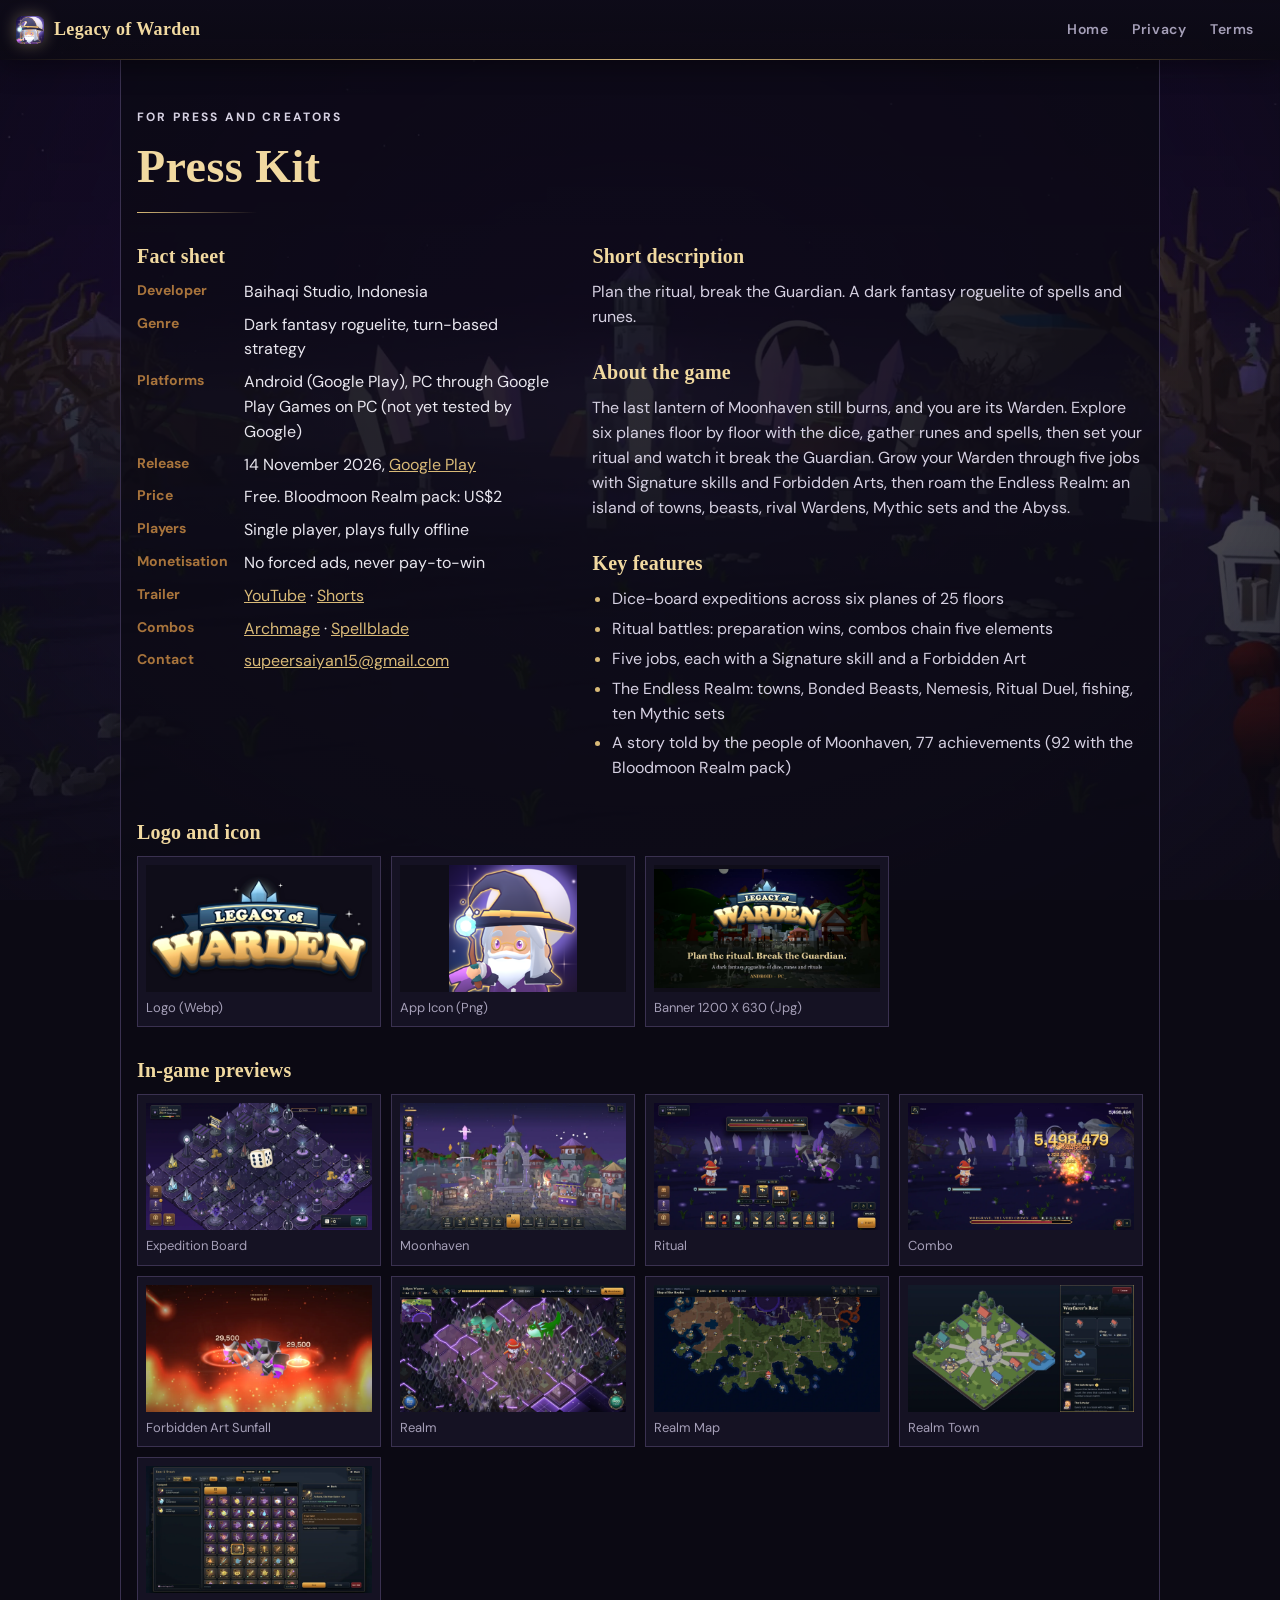
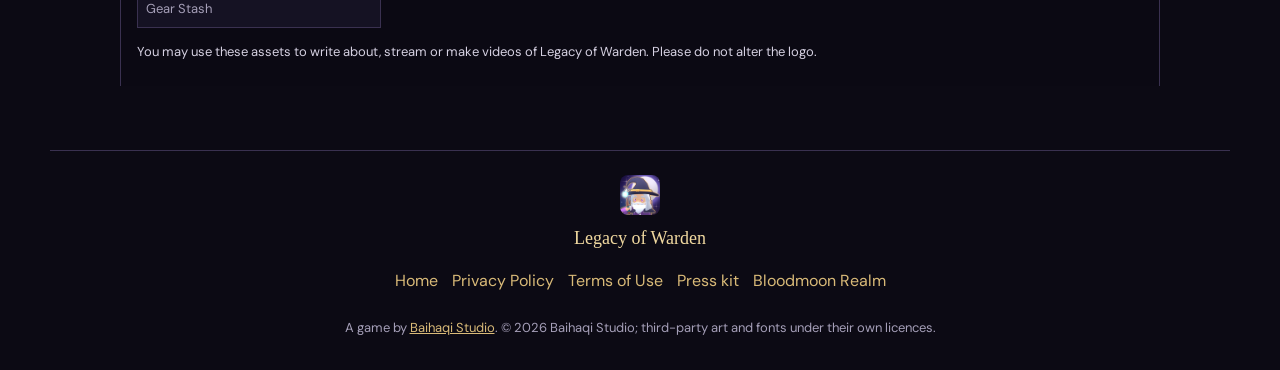
<file: press.html>
<!doctype html>
<html lang="en">
<head>
<meta charset="utf-8">
<meta name="viewport" content="width=device-width, initial-scale=1, viewport-fit=cover">
<link rel="canonical" href="https://fighterloo.github.io/legacy-of-warden-site/press.html">
<title>Press Kit · Legacy of Warden</title>
<meta name="description" content="Fact sheet, description, logo and screenshots of Legacy of Warden for press and creators.">
<meta name="theme-color" content="#0c0a14">
<link rel="icon" href="favicon.png">
<link rel="stylesheet" href="css/site.css?v=202611141200">
</head>
<body class="legal-page">
<div class="backdrop" aria-hidden="true"><div class="bd-layer on" style="background-image:url('img/bg/features.webp')"></div><div class="bd-shade"></div></div>
<header class="nav">
  <a class="nav-brand" href="./"><img src="img/art/icon-192.png" alt="" width="28" height="28"><span>Legacy of Warden</span></a>
  <nav class="nav-links" aria-label="Pages"><a href="./">Home</a><a href="privacy.html">Privacy</a><a href="terms.html">Terms</a></nav>
</header>

<main class="legal legal-wide">
  <p class="eyebrow">For press and creators</p>
  <h1>Press Kit</h1>

  <div class="press-grid">
    <section>
      <h2>Fact sheet</h2>
      <dl class="facts">
        <dt>Developer</dt><dd>Baihaqi Studio, Indonesia</dd>
        <dt>Genre</dt><dd>Dark fantasy roguelite, turn-based strategy</dd>
        <dt>Platforms</dt><dd>Android (Google Play), PC through Google Play Games on PC (not yet tested by Google)</dd>
        <dt>Release</dt><dd>14 November 2026, <a href="https://play.google.com/store/apps/details?id=com.legacyofwarden.game" rel="noopener">Google Play</a></dd>
        <dt>Price</dt><dd>Free. Bloodmoon Realm pack: US$2</dd>
        <dt>Players</dt><dd>Single player, plays fully offline</dd>
        <dt>Monetisation</dt><dd>No forced ads, never pay-to-win</dd>
        <dt>Trailer</dt><dd><a href="https://youtu.be/ZIGFAp2W-pY" rel="noopener">YouTube</a> · <a href="https://youtube.com/shorts/VYiky-fPafA" rel="noopener">Shorts</a></dd>
        <dt>Combos</dt><dd><a href="https://youtu.be/Y70X74ScpZc" rel="noopener">Archmage</a> · <a href="https://youtube.com/shorts/PRq2uYSpnFE" rel="noopener">Spellblade</a></dd>
        <dt>Contact</dt><dd><span class="contact"></span></dd>
      </dl>
    </section>
    <section>
      <h2>Short description</h2>
      <p>Plan the ritual, break the Guardian. A dark fantasy roguelite of spells and runes.</p>
      <h2>About the game</h2>
      <p>The last lantern of Moonhaven still burns, and you are its Warden. Explore six planes floor by floor with the dice,
      gather runes and spells, then set your ritual and watch it break the Guardian. Grow your Warden through five jobs with
      Signature skills and Forbidden Arts, then roam the Endless Realm: an island of towns, beasts, rival Wardens, Mythic sets
      and the Abyss.</p>
      <h2>Key features</h2>
      <ul>
        <li>Dice-board expeditions across six planes of 25 floors</li>
        <li>Ritual battles: preparation wins, combos chain five elements</li>
        <li>Five jobs, each with a Signature skill and a Forbidden Art</li>
        <li>The Endless Realm: towns, Bonded Beasts, Nemesis, Ritual Duel, fishing, ten Mythic sets</li>
        <li>A story told by the people of Moonhaven, 77 achievements (92 with the Bloodmoon Realm pack)</li>
      </ul>
    </section>
  </div>

  <h2>Logo and icon</h2>
  <div class="press-assets">
    <a class="asset" href="img/art/title-logo.webp" download><img src="img/art/title-logo.webp" alt="Legacy of Warden logo" loading="lazy"><span>Logo (webp)</span></a>
    <a class="asset" href="img/art/icon-192.png" download><img src="img/art/icon-192.png" alt="App icon" loading="lazy"><span>App icon (png)</span></a>
    <a class="asset" href="img/art/share.jpg" download><img src="img/art/share.jpg" alt="Banner" loading="lazy"><span>Banner 1200 x 630 (jpg)</span></a>
  </div>

  <h2>In-game previews</h2>
  <div class="press-assets" id="press-shots"></div>

  <p class="fine">You may use these assets to write about, stream or make videos of Legacy of Warden. Please do not alter the
  logo.</p>
</main>

<footer class="foot">
  <img src="img/art/icon-192.png" alt="" width="40" height="40" loading="lazy">
  <p class="foot-title">Legacy of Warden</p>
  <p class="foot-links"><a href="./">Home</a><a href="privacy.html">Privacy Policy</a><a href="terms.html">Terms of Use</a><a href="press.html">Press kit</a><a href="bloodmoon.html">Bloodmoon Realm</a></p>
  <p class="fine">A game by <a href="https://fighterloo.github.io/">Baihaqi Studio</a>. © 2026 Baihaqi Studio; third-party art and fonts under their own licences.</p>
</footer>
<script src="js/contact.js?v=202610302000" defer></script>
<script>
// Screenshots listed once here; the files live in img/shots/.
['01-expedition-board','02-moonhaven','03-ritual','04-combo','05-forbidden-art-sunfall','06-realm','07-realm-map','08-realm-town','09-gear-stash']
  .forEach(f => document.getElementById('press-shots').insertAdjacentHTML('beforeend',
    `<a class="asset" href="img/shots/${f}.webp" download><img src="img/shots/${f}.webp" alt="" loading="lazy"><span>${f.slice(3).replace(/-/g,' ')}</span></a>`));
</script>
</body>
</html>
</file>
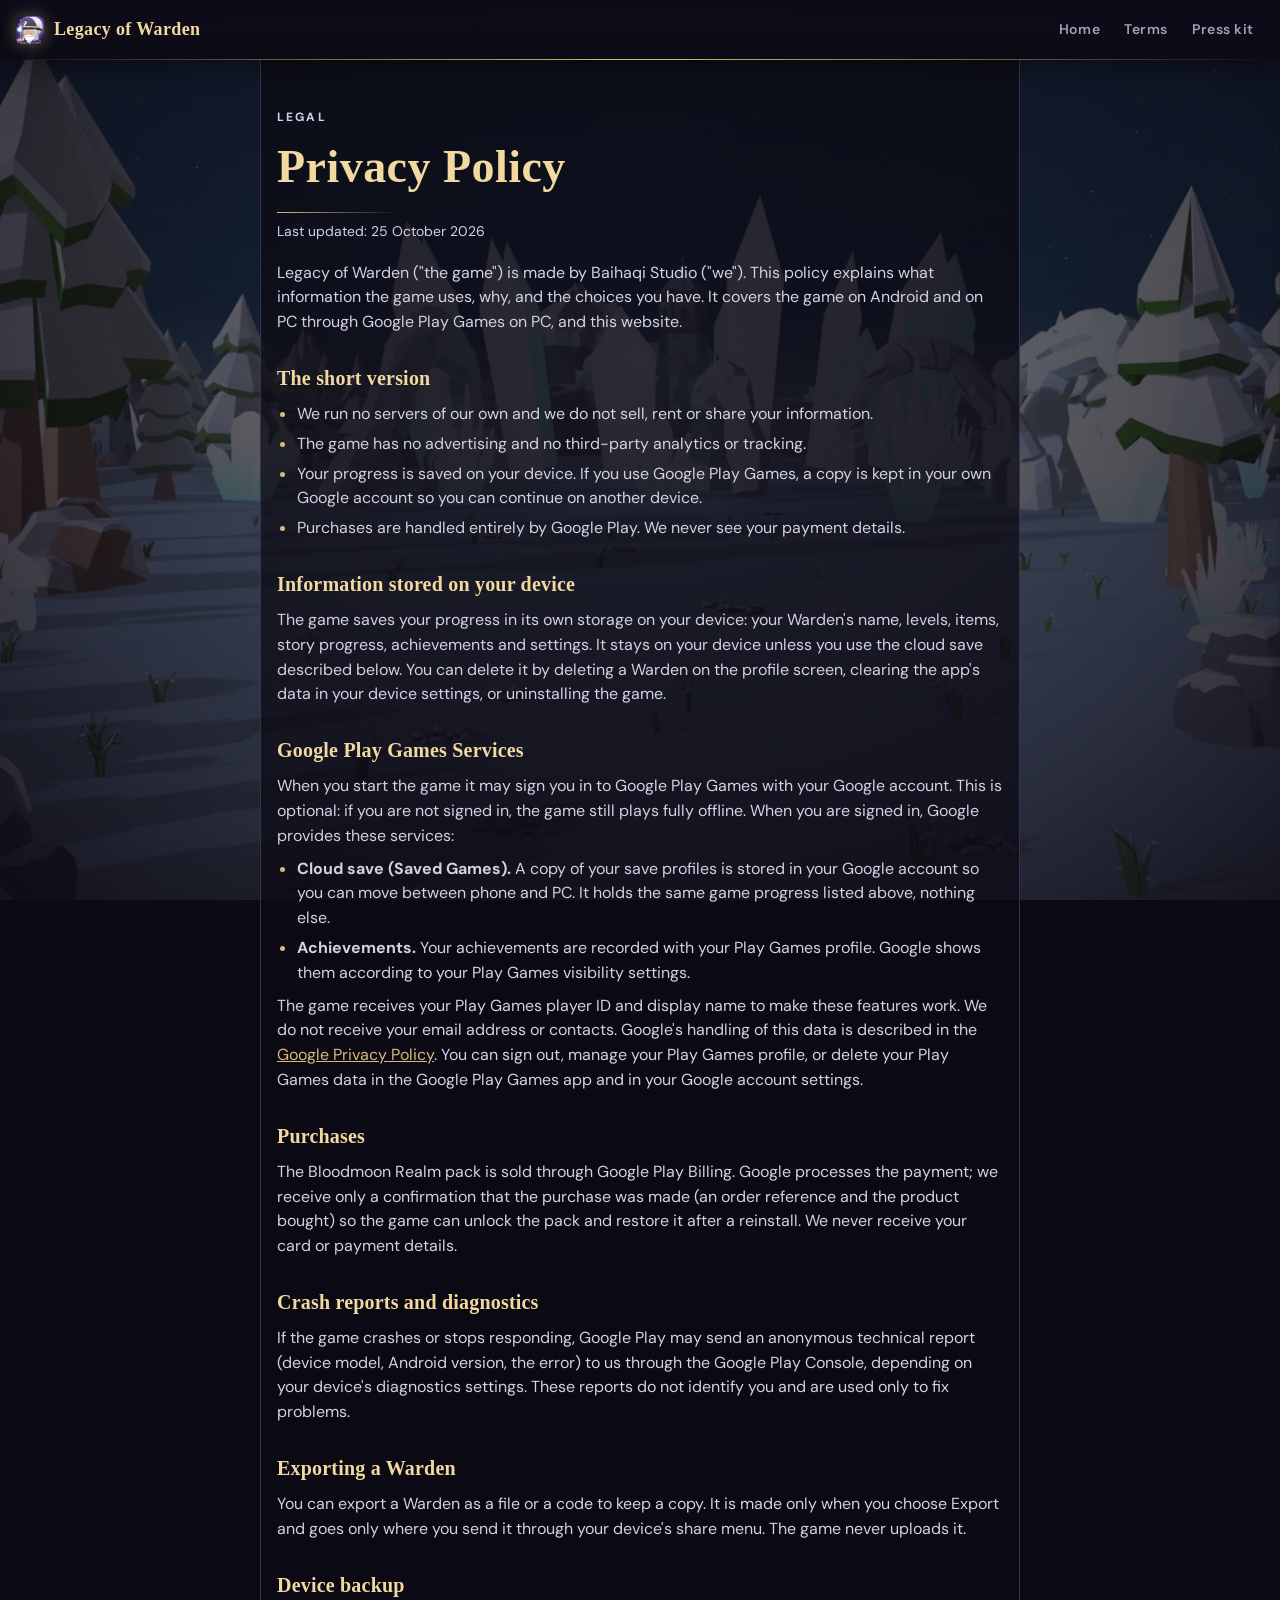
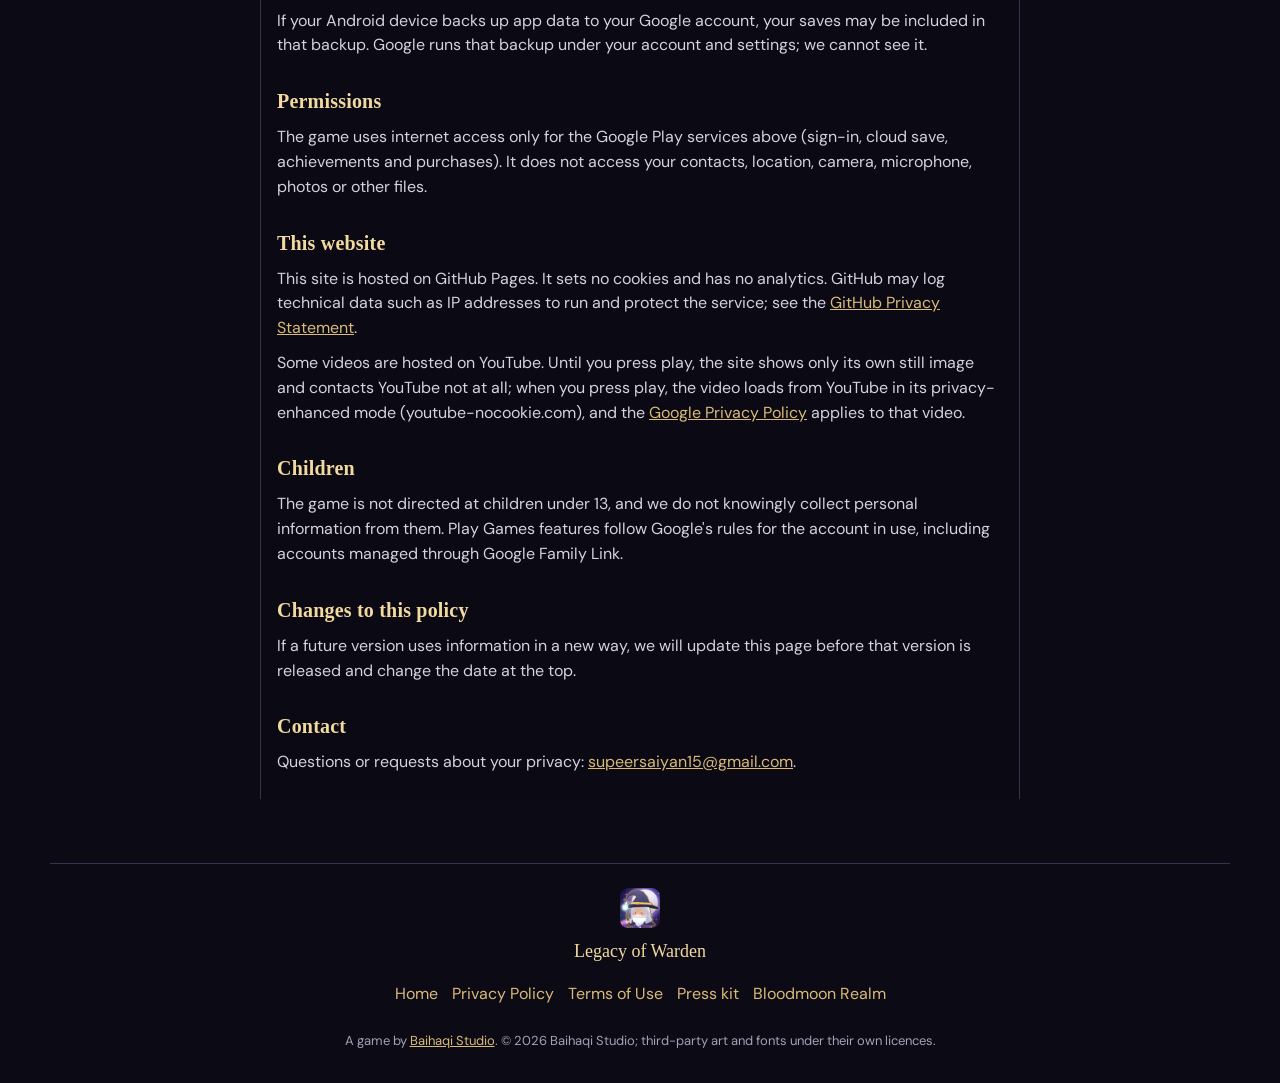
<file: privacy.html>
<!doctype html>
<html lang="en">
<head>
<meta charset="utf-8">
<meta name="viewport" content="width=device-width, initial-scale=1, viewport-fit=cover">
<link rel="canonical" href="https://fighterloo.github.io/legacy-of-warden-site/privacy.html">
<title>Privacy Policy · Legacy of Warden</title>
<meta name="description" content="How Legacy of Warden handles your information.">
<meta name="theme-color" content="#0c0a14">
<link rel="icon" href="favicon.png">
<link rel="stylesheet" href="css/site.css?v=202611141200">
</head>
<body class="legal-page">
<div class="backdrop" aria-hidden="true"><div class="bd-layer on" style="background-image:url('img/bg/skills.webp')"></div><div class="bd-shade"></div></div>
<header class="nav">
  <a class="nav-brand" href="./"><img src="img/art/icon-192.png" alt="" width="28" height="28"><span>Legacy of Warden</span></a>
  <nav class="nav-links" aria-label="Pages"><a href="./">Home</a><a href="terms.html">Terms</a><a href="press.html">Press kit</a></nav>
</header>

<main class="legal">
  <p class="eyebrow">Legal</p>
  <h1>Privacy Policy</h1>
  <p class="legal-date">Last updated: 25 October 2026</p>

  <p>Legacy of Warden ("the game") is made by Baihaqi Studio ("we"). This policy explains what information the game uses, why,
  and the choices you have. It covers the game on Android and on PC through Google Play Games on PC, and this website.</p>

  <h2>The short version</h2>
  <ul>
    <li>We run no servers of our own and we do not sell, rent or share your information.</li>
    <li>The game has no advertising and no third-party analytics or tracking.</li>
    <li>Your progress is saved on your device. If you use Google Play Games, a copy is kept in your own Google account so you
      can continue on another device.</li>
    <li>Purchases are handled entirely by Google Play. We never see your payment details.</li>
  </ul>

  <h2>Information stored on your device</h2>
  <p>The game saves your progress in its own storage on your device: your Warden's name, levels, items, story progress,
  achievements and settings. It stays on your device unless you use the cloud save described below. You can delete it by
  deleting a Warden on the profile screen, clearing the app's data in your device settings, or uninstalling the game.</p>

  <h2>Google Play Games Services</h2>
  <p>When you start the game it may sign you in to Google Play Games with your Google account. This is optional: if you
  are not signed in, the game still plays fully offline. When you are signed in, Google provides these services:</p>
  <ul>
    <li><b>Cloud save (Saved Games).</b> A copy of your save profiles is stored in your Google account so you can move
      between phone and PC. It holds the same game progress listed above, nothing else.</li>
    <li><b>Achievements.</b> Your achievements are recorded with your Play Games profile. Google shows them according to your
      Play Games visibility settings.</li>
  </ul>
  <p>The game receives your Play Games player ID and display name to make these features work. We do not receive your email
  address or contacts. Google's handling of this data is described in the
  <a href="https://policies.google.com/privacy" rel="noopener">Google Privacy Policy</a>. You can sign out, manage your
  Play Games profile, or delete your Play Games data in the Google Play Games app and in your Google account settings.</p>

  <h2>Purchases</h2>
  <p>The Bloodmoon Realm pack is sold through Google Play Billing. Google processes the payment; we receive only a
  confirmation that the purchase was made (an order reference and the product bought) so the game can unlock the pack and
  restore it after a reinstall. We never receive your card or payment details.</p>

  <h2>Crash reports and diagnostics</h2>
  <p>If the game crashes or stops responding, Google Play may send an anonymous technical report (device model, Android
  version, the error) to us through the Google Play Console, depending on your device's diagnostics settings. These reports
  do not identify you and are used only to fix problems.</p>

  <h2>Exporting a Warden</h2>
  <p>You can export a Warden as a file or a code to keep a copy. It is made only when you choose Export and goes only where
  you send it through your device's share menu. The game never uploads it.</p>

  <h2>Device backup</h2>
  <p>If your Android device backs up app data to your Google account, your saves may be included in that backup. Google runs
  that backup under your account and settings; we cannot see it.</p>

  <h2>Permissions</h2>
  <p>The game uses internet access only for the Google Play services above (sign-in, cloud save, achievements
  and purchases). It does not access your contacts, location, camera, microphone, photos or other files.</p>

  <h2>This website</h2>
  <p>This site is hosted on GitHub Pages. It sets no cookies and has no analytics. GitHub may log technical data such as IP
  addresses to run and protect the service; see the
  <a href="https://docs.github.com/en/site-policy/privacy-policies/github-general-privacy-statement" rel="noopener">GitHub Privacy Statement</a>.</p>
  <p>Some videos are hosted on YouTube. Until you press play, the site shows only its own still image and contacts YouTube not
  at all; when you press play, the video loads from YouTube in its privacy-enhanced mode (youtube-nocookie.com), and the
  <a href="https://policies.google.com/privacy" rel="noopener">Google Privacy Policy</a> applies to that video.</p>

  <h2>Children</h2>
  <p>The game is not directed at children under 13, and we do not knowingly collect personal information from them. Play
  Games features follow Google's rules for the account in use, including accounts managed through Google Family Link.</p>

  <h2>Changes to this policy</h2>
  <p>If a future version uses information in a new way, we will update this page before that version is released and change
  the date at the top.</p>

  <h2>Contact</h2>
  <p>Questions or requests about your privacy: <span class="contact"></span>.</p>
</main>

<footer class="foot">
  <img src="img/art/icon-192.png" alt="" width="40" height="40" loading="lazy">
  <p class="foot-title">Legacy of Warden</p>
  <p class="foot-links"><a href="./">Home</a><a href="privacy.html">Privacy Policy</a><a href="terms.html">Terms of Use</a><a href="press.html">Press kit</a><a href="bloodmoon.html">Bloodmoon Realm</a></p>
  <p class="fine">A game by <a href="https://fighterloo.github.io/">Baihaqi Studio</a>. © 2026 Baihaqi Studio; third-party art and fonts under their own licences.</p>
</footer>
<script src="js/contact.js?v=202610302000" defer></script>
</body>
</html>
</file>
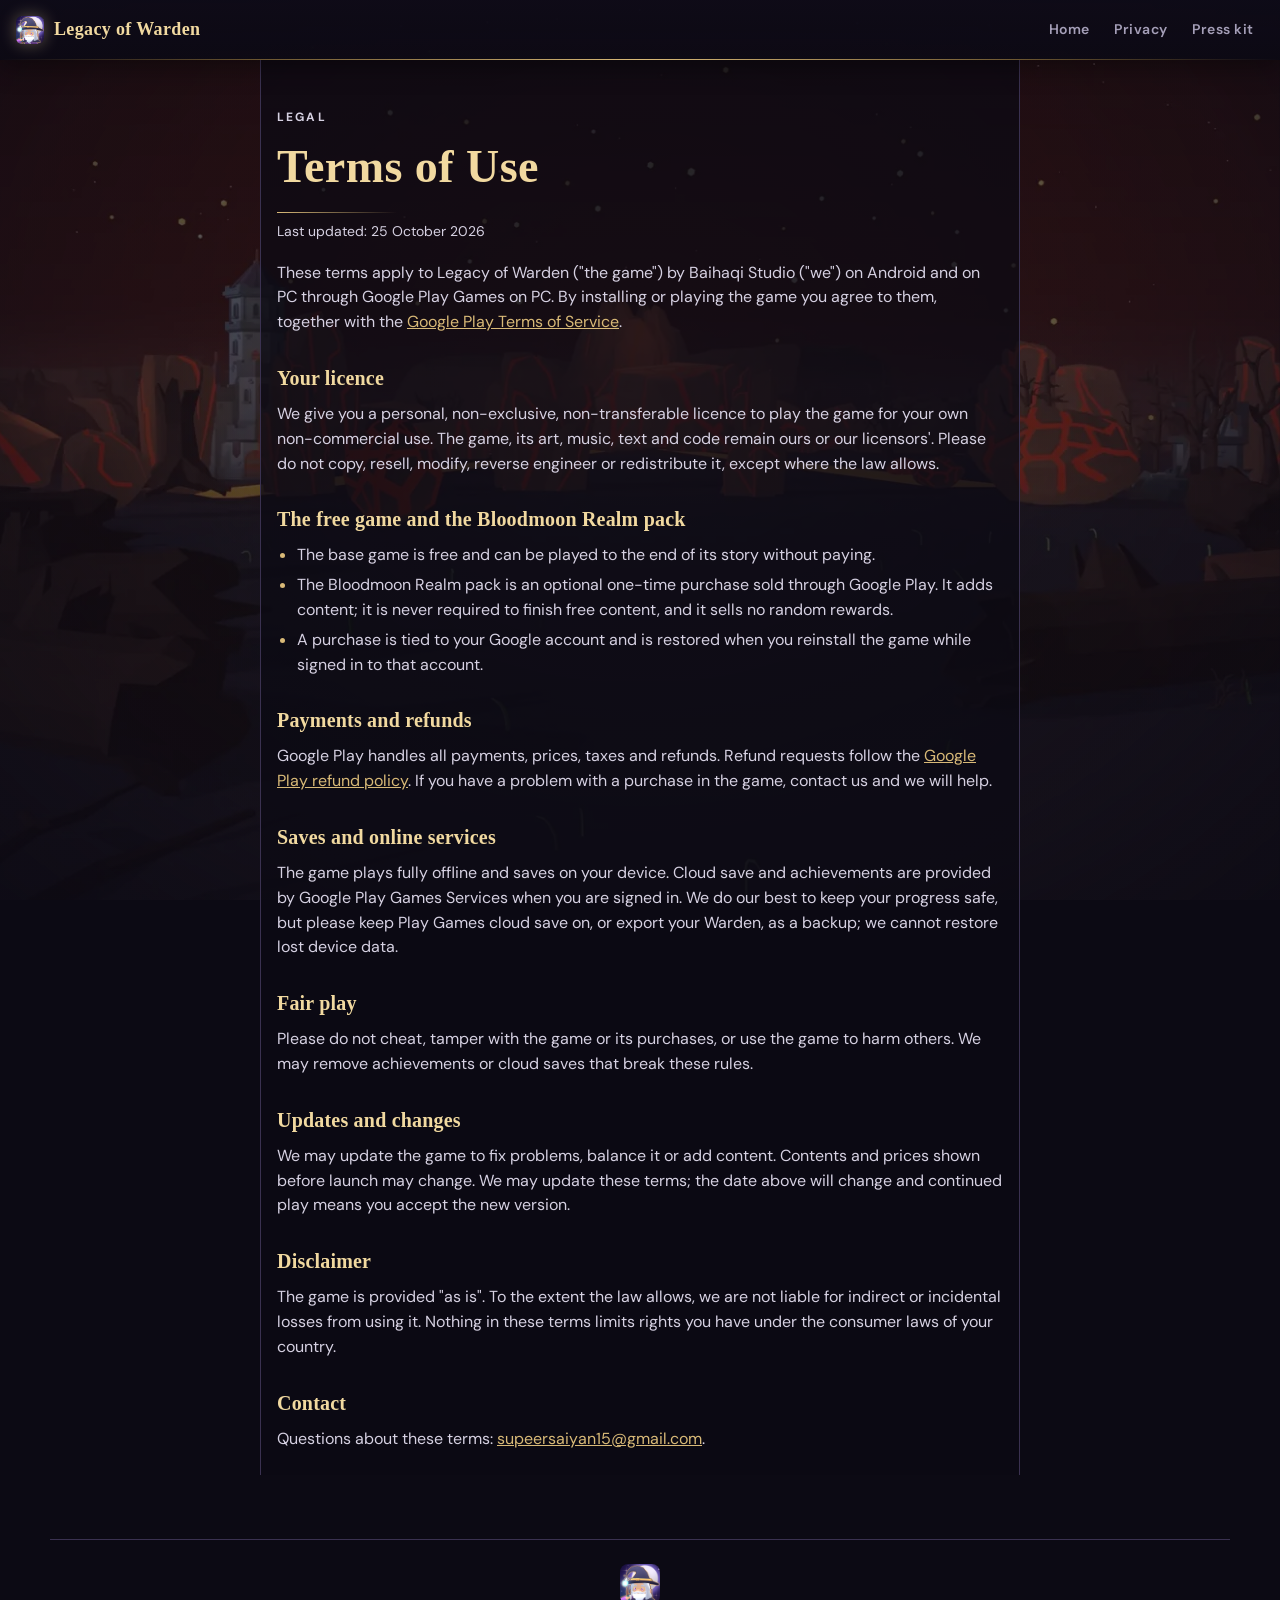
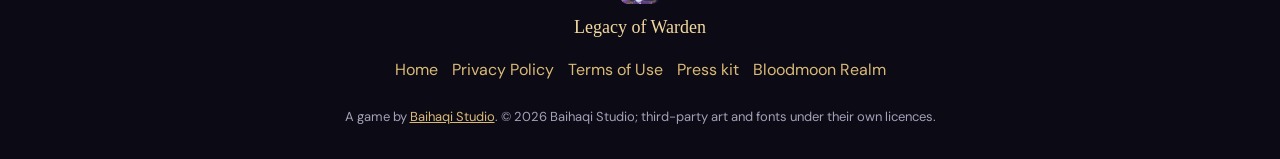
<file: terms.html>
<!doctype html>
<html lang="en">
<head>
<meta charset="utf-8">
<meta name="viewport" content="width=device-width, initial-scale=1, viewport-fit=cover">
<link rel="canonical" href="https://fighterloo.github.io/legacy-of-warden-site/terms.html">
<title>Terms of Use · Legacy of Warden</title>
<meta name="description" content="Terms of use for Legacy of Warden and the Bloodmoon Realm pack.">
<meta name="theme-color" content="#0c0a14">
<link rel="icon" href="favicon.png">
<link rel="stylesheet" href="css/site.css?v=202611141200">
</head>
<body class="legal-page">
<div class="backdrop" aria-hidden="true"><div class="bd-layer on" style="background-image:url('img/bg/planes.webp')"></div><div class="bd-shade"></div></div>
<header class="nav">
  <a class="nav-brand" href="./"><img src="img/art/icon-192.png" alt="" width="28" height="28"><span>Legacy of Warden</span></a>
  <nav class="nav-links" aria-label="Pages"><a href="./">Home</a><a href="privacy.html">Privacy</a><a href="press.html">Press kit</a></nav>
</header>

<main class="legal">
  <p class="eyebrow">Legal</p>
  <h1>Terms of Use</h1>
  <p class="legal-date">Last updated: 25 October 2026</p>

  <p>These terms apply to Legacy of Warden ("the game") by Baihaqi Studio ("we") on Android and on PC through Google Play
  Games on PC. By installing or playing the game you agree to them, together with the
  <a href="https://play.google.com/about/play-terms/" rel="noopener">Google Play Terms of Service</a>.</p>

  <h2>Your licence</h2>
  <p>We give you a personal, non-exclusive, non-transferable licence to play the game for your own non-commercial use. The
  game, its art, music, text and code remain ours or our licensors'. Please do not copy, resell, modify, reverse engineer or
  redistribute it, except where the law allows.</p>

  <h2>The free game and the Bloodmoon Realm pack</h2>
  <ul>
    <li>The base game is free and can be played to the end of its story without paying.</li>
    <li>The Bloodmoon Realm pack is an optional one-time purchase sold through Google Play. It adds content; it is never
      required to finish free content, and it sells no random rewards.</li>
    <li>A purchase is tied to your Google account and is restored when you reinstall the game while signed in to that
      account.</li>
  </ul>

  <h2>Payments and refunds</h2>
  <p>Google Play handles all payments, prices, taxes and refunds. Refund requests follow the
  <a href="https://support.google.com/googleplay/answer/2479637" rel="noopener">Google Play refund policy</a>. If you have a
  problem with a purchase in the game, contact us and we will help.</p>

  <h2>Saves and online services</h2>
  <p>The game plays fully offline and saves on your device. Cloud save and achievements are provided by Google
  Play Games Services when you are signed in. We do our best to keep your progress safe, but please keep Play Games cloud
  save on, or export your Warden, as a backup; we cannot restore lost device data.</p>

  <h2>Fair play</h2>
  <p>Please do not cheat, tamper with the game or its purchases, or use the game to harm others. We may remove
  achievements or cloud saves that break these rules.</p>

  <h2>Updates and changes</h2>
  <p>We may update the game to fix problems, balance it or add content. Contents and prices shown before launch may change.
  We may update these terms; the date above will change and continued play means you accept the new version.</p>

  <h2>Disclaimer</h2>
  <p>The game is provided "as is". To the extent the law allows, we are not liable for indirect or incidental losses from
  using it. Nothing in these terms limits rights you have under the consumer laws of your country.</p>

  <h2>Contact</h2>
  <p>Questions about these terms: <span class="contact"></span>.</p>
</main>

<footer class="foot">
  <img src="img/art/icon-192.png" alt="" width="40" height="40" loading="lazy">
  <p class="foot-title">Legacy of Warden</p>
  <p class="foot-links"><a href="./">Home</a><a href="privacy.html">Privacy Policy</a><a href="terms.html">Terms of Use</a><a href="press.html">Press kit</a><a href="bloodmoon.html">Bloodmoon Realm</a></p>
  <p class="fine">A game by <a href="https://fighterloo.github.io/">Baihaqi Studio</a>. © 2026 Baihaqi Studio; third-party art and fonts under their own licences.</p>
</footer>
<script src="js/contact.js?v=202610302000" defer></script>
</body>
</html>
</file>
<file: css/site.css>
@font-face{font-family:'DM Sans';src:url(../fonts/dmsans.woff2) format('woff2');font-weight:100 900;font-display:swap}
:root{
  --bg:#0c0a14;--bg2:rgba(19,16,30,.86);--panel:rgba(25,21,38,.82);--panel2:rgba(36,30,54,.9);--line:#3a3150;--line-gold:#6b5530;
  --ink:#e9e7ef;--mute:#a59fb8;--gold:#d9ba78;--gold-hi:#f1d9a0;--bronze:#a8743c;
  --fire:#ff8a4c;--ice:#7fd0ff;--lightning:#ffe066;--chaos:#b77bff;--physical:#d2c2a6;--ward:#7fe0c0;
  --serif:Georgia,'Times New Roman',serif;--sans:'DM Sans',system-ui,sans-serif;
  --gut:16px;--max:1180px;--r:4px;
}
*{box-sizing:border-box}
html{scroll-behavior:smooth;scroll-padding-top:64px;-webkit-text-size-adjust:100%}
html{overflow-x:clip}
body{margin:0;background:var(--bg);color:var(--ink);font:400 16px/1.55 var(--sans);overflow-x:hidden;overflow-x:clip}

/* Immersive backdrop: one fixed layer behind the page that crossfades to each section's art while scrolling */
.backdrop{position:fixed;inset:0;z-index:-1;overflow:hidden;background:var(--bg)}
.bd-layer{position:absolute;inset:0;background:center/cover no-repeat;opacity:0;transition:opacity 1.1s ease;will-change:opacity}
.bd-layer.on{opacity:1}
.bd-shade{position:absolute;inset:0;background:radial-gradient(ellipse at 50% 40%,rgba(12,10,20,.18) 0%,rgba(12,10,20,.6) 70%,rgba(12,10,20,.88) 100%),linear-gradient(180deg,rgba(12,10,20,.35),rgba(12,10,20,.5));transition:background 1s}
body.tint-blood .bd-shade{background:radial-gradient(ellipse at 50% 30%,rgba(60,6,18,.45) 0%,rgba(20,4,10,.84) 65%,rgba(10,4,8,.95) 100%),linear-gradient(180deg,rgba(40,4,12,.5),rgba(12,6,10,.72))}
#embers{position:absolute;inset:0;width:100%;height:100%;pointer-events:none}
main,.foot{position:relative}
img{max-width:100%;display:block;color:transparent}
a{color:var(--gold)}
h1,h2,h3{font-family:var(--serif);font-weight:700;letter-spacing:.01em;margin:0}
h2{font-size:clamp(28px,6vw,44px);color:var(--gold-hi)}
h3{font-size:19px;color:var(--gold-hi)}
p{margin:0}
:focus-visible{outline:2px solid var(--gold);outline-offset:2px}

/* Nav */
.nav{position:sticky;top:0;z-index:20;display:flex;align-items:center;gap:16px;justify-content:space-between;padding:0 var(--gut);height:60px;background:linear-gradient(180deg,rgba(14,11,24,.97),rgba(12,10,20,.93));box-shadow:0 8px 24px rgba(0,0,0,.35)}
/* Gold hairline with a bright centre instead of a flat grey border */
.nav::after{content:"";position:absolute;left:0;right:0;bottom:0;height:1px;background:linear-gradient(90deg,transparent,var(--line-gold) 20%,var(--gold) 50%,var(--line-gold) 80%,transparent)}
.nav-brand{display:flex;align-items:center;gap:10px;color:var(--gold-hi);text-decoration:none;font-family:var(--serif);font-weight:700;font-size:18px;white-space:nowrap;letter-spacing:.02em}
.nav-brand img{border-radius:6px;filter:drop-shadow(0 0 8px rgba(241,217,160,.35));transition:filter .2s}
.nav-brand:hover img{filter:drop-shadow(0 0 12px rgba(241,217,160,.7))}
.nav-right{display:flex;align-items:center;gap:18px;min-width:0}
.nav-links{display:flex;gap:4px;overflow-x:auto;scrollbar-width:none}
.nav-links::-webkit-scrollbar{display:none}
.nav-links a{position:relative;color:var(--mute);text-decoration:none;font-size:14px;font-weight:600;letter-spacing:.04em;white-space:nowrap;padding:8px 10px;transition:color .2s}
.nav-links a::after{content:"";position:absolute;left:10px;right:10px;bottom:2px;height:1px;background:var(--gold);transform:scaleX(0);transition:transform .25s ease}
.nav-links a:hover,.nav-links a.on{color:var(--gold-hi)}
.nav-links a:hover::after,.nav-links a.on::after{transform:scaleX(1)}
.nav-cta{min-height:36px;padding:0 14px;font-size:14px;flex:none}
@media (max-width:760px){.nav{height:54px}.nav-brand span{display:none}.nav-brand img{width:30px;height:30px}.nav .nav-cta{display:none}.nav-links a{padding:8px 8px}}

/* Hero */
.hero{position:relative;min-height:min(92vh,820px);display:grid;place-items:center;overflow:hidden;text-align:center}
.hero-bg{position:absolute;inset:0;width:100%;height:100%;object-fit:cover;filter:saturate(.95) brightness(.6)}
.hero::after{content:"";position:absolute;inset:0;background:radial-gradient(ellipse at 50% 40%,transparent 30%,rgba(12,10,20,.55) 100%),linear-gradient(180deg,rgba(12,10,20,.3) 0%,rgba(12,10,20,0) 35%,rgba(12,10,20,.6) 80%,rgba(12,10,20,.95) 100%)}
.hero-logo{animation:rise 1.2s cubic-bezier(.2,.8,.2,1) both}
.hero-tag{animation:rise 1.2s .25s cubic-bezier(.2,.8,.2,1) both;background:linear-gradient(90deg,#f1d9a0 0%,#fff6dc 45%,#f1d9a0 55%,#d9ba78 100%);background-size:220% 100%;-webkit-background-clip:text;background-clip:text;-webkit-text-fill-color:transparent;animation:rise 1.2s .25s cubic-bezier(.2,.8,.2,1) both,shine 6s 1.5s linear 2}
.hero-tag{text-shadow:none;filter:drop-shadow(0 2px 8px rgba(0,0,0,.9))}
.hero-sub,.hero-cta{animation:rise 1.2s .45s cubic-bezier(.2,.8,.2,1) both}
.hero-stats{animation:rise 1.2s .65s cubic-bezier(.2,.8,.2,1) both}
.hero-down{position:absolute;z-index:1;left:50%;bottom:18px;width:22px;height:22px;margin-left:-11px;border-right:2px solid var(--gold);border-bottom:2px solid var(--gold);transform:rotate(45deg);opacity:.7;animation:bob 2s ease-in-out infinite}
@keyframes rise{from{opacity:0;transform:translateY(18px)}to{opacity:1;transform:none}}
@keyframes shine{to{background-position:-220% 0}}
@keyframes bob{50%{transform:translateY(6px) rotate(45deg)}}

/* Scroll reveal */
.reveal{opacity:0;transform:translateY(22px);transition:opacity .7s ease,transform .7s cubic-bezier(.2,.8,.2,1)}
.reveal.in{opacity:1;transform:none}
.no-js .reveal{opacity:1;transform:none}

/* Gold ornament under section titles */
.sec-head h2::after{content:"";display:block;width:120px;height:1px;margin-top:10px;background:linear-gradient(90deg,var(--gold),transparent)}

/* One floor, four steps */
.loop{list-style:none;padding:0;margin:0;display:grid;grid-template-columns:1fr 1fr;gap:10px;counter-reset:step}
@media (min-width:860px){.loop{grid-template-columns:repeat(4,1fr)}}
.loop li{position:relative;background:rgba(25,21,38,.78);border:1px solid var(--line);overflow:hidden;counter-increment:step;transition-delay:calc(var(--d,0)*90ms)}
.loop li:nth-child(2){--d:1}.loop li:nth-child(3){--d:2}.loop li:nth-child(4){--d:3}
.loop img{aspect-ratio:16/10;object-fit:cover;width:100%;filter:brightness(.85)}
.loop b{display:block;padding:10px 12px 0;font-family:var(--serif);font-size:20px;color:var(--gold-hi)}
.loop b::before{content:counter(step,upper-roman) "  ";color:var(--bronze);font-size:14px}
.loop span{display:block;padding:2px 12px 12px;color:var(--mute);font-size:14px}

/* Screenshot showcase */
.show{background:rgba(12,10,20,.6);border:1px solid var(--line-gold)}
.show-stage{position:relative;aspect-ratio:16/9;overflow:hidden;cursor:zoom-in;touch-action:pan-y}
.show-slide{position:absolute;inset:0;opacity:0;transition:opacity .6s ease}
.show-slide.on{opacity:1}
.show-slide img{width:100%;height:100%;object-fit:cover;transform:scale(1.06);transition:transform 6s ease-out}
.show-slide.on img{transform:scale(1)}
.show-cap{position:absolute;left:0;right:0;bottom:0;padding:40px 16px 14px;background:linear-gradient(180deg,transparent,rgba(8,6,14,.92))}
.show-cap b{display:block;font-family:var(--serif);font-size:clamp(20px,4vw,30px);color:var(--gold-hi);text-shadow:0 2px 8px #000}
.show-cap span{color:#d8d3e4;font-size:14px}
.show-bar{display:flex;align-items:center;gap:6px;padding:8px}
.show-nav{flex:none;width:40px;min-height:44px;background:none;border:1px solid var(--line);color:var(--gold-hi);font:28px/1 var(--serif);cursor:pointer;border-radius:var(--r);touch-action:manipulation}
.show-nav:hover{border-color:var(--gold)}
.show-thumbs{flex:1;display:flex;gap:6px;overflow-x:auto;scrollbar-width:none}
.show-thumbs::-webkit-scrollbar{display:none}
.show-thumbs button{flex:0 0 auto;width:88px;padding:0;border:1px solid var(--line);background:none;cursor:pointer;opacity:.55;transition:opacity .2s,border-color .2s;touch-action:manipulation}
.show-thumbs button[aria-current=true]{opacity:1;border-color:var(--gold)}
.show-thumbs img{aspect-ratio:16/9;object-fit:cover;width:100%}

/* Story */
.story{margin:72px 0 0;padding:48px var(--gut);background:linear-gradient(90deg,rgba(12,10,20,.2),rgba(30,22,52,.7),rgba(12,10,20,.2));border-top:1px solid var(--line-gold);border-bottom:1px solid var(--line-gold)}
.story-inner{max-width:900px;margin:0 auto;display:flex;gap:24px;align-items:center}
.story img{width:clamp(110px,26vw,220px);height:auto;flex:none;filter:drop-shadow(0 0 28px rgba(255,214,140,.35))}
.story blockquote{margin:0}
.story blockquote p{font-family:var(--serif);font-size:clamp(19px,3.6vw,28px);line-height:1.4;color:var(--gold-hi)}
.story blockquote footer{margin-top:12px;color:var(--mute);font-size:13px;letter-spacing:.12em;text-transform:uppercase}
.hero-inner{position:relative;z-index:1;padding:48px var(--gut) 40px;max-width:780px}
.hero-logo{width:min(560px,86vw);height:auto;margin:0 auto;filter:drop-shadow(0 8px 24px rgba(0,0,0,.6))}
.hero-tag{font-family:var(--serif);font-size:clamp(22px,5vw,32px);color:var(--gold-hi);margin-top:14px;text-shadow:0 2px 12px #000}
.hero-sub{color:#d8d3e4;margin:10px auto 0;max-width:560px;text-shadow:0 1px 8px #000}
.hero-cta{display:flex;flex-wrap:wrap;gap:10px;justify-content:center;margin-top:24px}
.hero-stats{list-style:none;padding:0;margin:30px 0 0;display:grid;grid-template-columns:repeat(4,1fr);gap:1px;background:var(--line-gold);border:1px solid var(--line-gold)}
.hero-stats li{background:rgba(19,16,30,.9);padding:10px 4px}
.hero-stats b{display:block;font-family:var(--serif);font-size:24px;color:var(--gold-hi)}
.hero-stats span{font-size:12px;color:var(--mute);text-transform:uppercase;letter-spacing:.08em}

/* Buttons and chips: 1 px edges, no circles */
.btn{display:inline-flex;align-items:center;justify-content:center;min-height:44px;padding:0 18px;border:1px solid var(--line-gold);background:rgba(25,21,38,.85);color:var(--gold-hi);font:600 15px var(--sans);text-decoration:none;border-radius:var(--r);cursor:pointer;touch-action:manipulation;transition:background .15s,border-color .15s}
.btn:hover{border-color:var(--gold);background:var(--panel2)}
.btn-gold{background:linear-gradient(180deg,#e6c98a,#b8904a);color:#1c1408;border-color:#f1d9a0}
.btn-gold:hover{background:linear-gradient(180deg,#f1d9a0,#c79d55)}

/* Sections */
.sec{max-width:var(--max);margin:0 auto;padding:56px var(--gut) 8px}
.sec-head{margin-bottom:22px}
.eyebrow{font-size:12px;letter-spacing:.18em;text-transform:uppercase;color:var(--bronze);font-weight:700;margin-bottom:4px}
.lede{color:var(--mute);margin-top:8px;max-width:640px}


/* Features */
.features{display:grid;gap:16px}
@media (min-width:700px){.features{grid-template-columns:1fr 1fr}}
@media (min-width:1040px){.features{grid-template-columns:1fr 1fr 1fr}}
.feature{background:var(--panel);border:1px solid var(--line);display:flex;flex-direction:column}
.feature img{aspect-ratio:16/9;object-fit:cover;width:100%}
.feature div{padding:14px}
.feature p{color:var(--mute);margin-top:6px;font-size:15px}

@media (min-width:900px){.gallery{grid-template-columns:repeat(4,1fr)}}


/* Tabs */
.tabs{display:flex;gap:6px;overflow-x:auto;scrollbar-width:none;margin-bottom:14px;padding-bottom:2px}
.tabs::-webkit-scrollbar{display:none}
.tab{flex:0 0 auto;display:flex;align-items:center;gap:8px;min-height:44px;padding:0 14px;border:1px solid var(--line);background:var(--panel);color:var(--mute);font:600 15px var(--sans);border-radius:var(--r);cursor:pointer;touch-action:manipulation}
.tab img{width:24px;height:24px}
.tab[aria-selected=true]{color:var(--gold-hi);border-color:var(--gold);background:var(--panel2)}

/* Soft glow with no box edge; the portrait fades out at the bottom so the cut-off body does not show */
.job-portrait{position:relative;display:grid;place-items:center;align-self:start;min-height:220px}
.job-portrait::before{content:"";position:absolute;inset:0;background:radial-gradient(closest-side at 50% 45%,color-mix(in srgb,var(--jc,#d9ba78) 55%,transparent) 0%,color-mix(in srgb,var(--jc,#d9ba78) 18%,transparent) 55%,transparent 100%);pointer-events:none}
.job-portrait img{position:relative;max-height:280px;width:auto;-webkit-mask-image:linear-gradient(180deg,#000 62%,transparent 96%);mask-image:linear-gradient(180deg,#000 62%,transparent 96%);filter:drop-shadow(0 6px 18px rgba(0,0,0,.45))}
.job-gauge{font-size:13px;color:var(--mute);text-transform:uppercase;letter-spacing:.1em;margin-top:2px}

/* Filters */
.filters{display:grid;gap:10px;margin-bottom:10px}
.filters input{width:100%;min-height:44px;padding:0 12px;background:var(--panel);border:1px solid var(--line);color:var(--ink);font:16px var(--sans);border-radius:var(--r)}
.filters input:focus{border-color:var(--gold);outline:none}
.chips{display:flex;gap:6px;overflow-x:auto;scrollbar-width:none;padding-bottom:2px}
.chips::-webkit-scrollbar{display:none}
.chip{flex:0 0 auto;min-height:36px;padding:0 12px;border:1px solid var(--line);background:var(--panel);color:var(--mute);font:600 14px var(--sans);border-radius:var(--r);cursor:pointer;touch-action:manipulation;display:flex;align-items:center;gap:6px}
.chip[aria-pressed=true]{color:var(--gold-hi);border-color:var(--gold);background:var(--panel2)}
.chip i{width:8px;height:8px;background:var(--c,var(--gold));display:inline-block}
.count{color:var(--mute);font-size:14px;margin-bottom:10px}

/* Card grid: skills and items are literal cards */
.grid{display:grid;grid-template-columns:repeat(auto-fill,minmax(150px,1fr));gap:14px}
@media (min-width:700px){.grid{grid-template-columns:repeat(auto-fill,minmax(180px,1fr))}}
/* Skill and item cards: a vertical game card with cut corners. Two clipped layers make the edge: ::before is a thin
   gradient outline in the element or tier colour, ::after the card face. Rank shows in the edge: silver for common
   cards and rites, gold for skills and Legendary/Set, bright gold with a glow for Mythical and Signatures. */
.card{--edge:linear-gradient(160deg,#f1d9a0,color-mix(in srgb,var(--c,#d9ba78) 70%,#6b5530) 45%,#3a3150 100%);--cut:12px;position:relative;text-align:center;background:none;border:0;padding:16px 14px 16px;color:var(--ink);font:inherit;cursor:pointer;display:flex;flex-direction:column;align-items:center;gap:8px;touch-action:manipulation;transition:transform .25s,filter .25s;isolation:isolate}
.card[data-frame=silver]{--edge:linear-gradient(160deg,#d8dce6,color-mix(in srgb,var(--c,#9aa) 55%,#3a3150) 50%,#2a2440 100%)}
.card[data-frame=spike]{--edge:linear-gradient(160deg,#fff1c4,#e8b84f 30%,var(--c,#d9ba78) 65%,#5a3a18 100%);filter:drop-shadow(0 0 10px color-mix(in srgb,var(--c,#d9ba78) 30%,transparent))}
.card::before,.card::after{content:"";position:absolute;pointer-events:none;clip-path:polygon(var(--cut) 0,calc(100% - var(--cut)) 0,100% var(--cut),100% calc(100% - var(--cut)),calc(100% - var(--cut)) 100%,var(--cut) 100%,0 calc(100% - var(--cut)),0 var(--cut))}
.card::before{inset:0;z-index:-2;background:var(--edge)}
.card::after{inset:1.5px;z-index:-1;--cut:11.4px;background:radial-gradient(90% 55% at 50% 0%,color-mix(in srgb,var(--c,#d9ba78) 30%,transparent),transparent 70%),linear-gradient(180deg,#221b34,#120e1d 85%)}
.card:hover{transform:translateY(-4px);filter:brightness(1.12) drop-shadow(0 8px 18px color-mix(in srgb,var(--c,#d9ba78) 40%,transparent))}
.card-top{display:flex;flex-direction:column;align-items:center;gap:8px;width:100%}
.card-top>span{display:block;width:100%}
.card img{width:64px;height:64px;flex:none;object-fit:contain;filter:drop-shadow(0 0 12px color-mix(in srgb,var(--c,#d9ba78) 55%,transparent))}
.card b{font-family:var(--serif);font-size:16px;line-height:1.2;display:block;color:#f4ead2;overflow-wrap:anywhere}
.card small{display:block;font-size:10.5px;font-weight:700;color:var(--c,var(--mute));text-transform:uppercase;letter-spacing:.12em;margin-top:5px}
.card small::after{content:"";display:block;width:56px;height:1px;margin:9px auto 0;background:linear-gradient(90deg,transparent,color-mix(in srgb,var(--c,#d9ba78) 80%,transparent),transparent)}
.card p{font-size:13px;line-height:1.45;color:#b9b2c9;display:-webkit-box;-webkit-line-clamp:3;-webkit-box-orient:vertical;overflow:hidden}
.more{grid-column:1/-1;justify-self:center;margin-top:6px}

/* Platforms and release */
.release{display:grid;gap:22px;align-items:stretch}
@media (min-width:860px){.release{grid-template-columns:1fr 1.15fr}}
/* Offer cards wear the game frame on a top layer: gold for the free game, a blood-red recolour for Bloodmoon */
.offer{--frame:url(../img/ui/frame-gold-notch.webp);position:relative;display:flex;flex-direction:column;isolation:isolate;transition:transform .25s}
.offer::after{content:"";position:absolute;inset:0;z-index:3;pointer-events:none;border:14px solid transparent;border-image:var(--frame) 52 / 14px / 0 stretch}
.offer::before{content:"";position:absolute;inset:8px;z-index:-1;background:linear-gradient(180deg,#231b36,#120e1e);clip-path:polygon(10px 0,calc(100% - 10px) 0,100% 10px,100% calc(100% - 10px),calc(100% - 10px) 100%,10px 100%,0 calc(100% - 10px),0 10px)}
.offer:hover{transform:translateY(-4px)}
.offer-head{position:relative;margin:12px 12px 0;aspect-ratio:16/7;overflow:hidden}
.offer-head img{width:100%;height:100%;object-fit:cover;transition:transform 6s ease-out}
.offer:hover .offer-head img{transform:scale(1.06)}
.offer-head::after{content:"";position:absolute;inset:0;background:linear-gradient(180deg,transparent 35%,#231b36 100%)}
.offer-tag{position:absolute;z-index:1;top:10px;left:10px;padding:4px 10px;font-size:11px;font-weight:700;letter-spacing:.14em;text-transform:uppercase;color:#1c1408;background:linear-gradient(180deg,#f1d9a0,#c79d55)}
.offer-body{position:relative;padding:4px 30px 30px;margin-top:-34px;z-index:1}
.offer-price{font-family:var(--serif);font-size:clamp(34px,6vw,46px);line-height:1;color:var(--gold-hi);text-shadow:0 2px 14px rgba(0,0,0,.8)}
.offer-price span{display:block;margin-top:6px;font-family:var(--sans);font-size:13px;letter-spacing:.06em;color:var(--mute);text-shadow:none}
.offer h3{font-size:24px;margin-top:10px}
.offer-note{color:var(--mute);margin-top:6px;font-size:15px}
.offer-list{list-style:none;margin:16px 0 0;padding:0;display:grid;gap:8px}
.offer-list li{position:relative;padding-left:20px;line-height:1.45}
.offer-list li::before{content:"";position:absolute;left:2px;top:.5em;width:7px;height:7px;background:var(--gold);transform:rotate(45deg);box-shadow:0 0 8px rgba(241,217,160,.6)}
/* Bloodmoon */
.offer-dlc .offer-tag{color:#fff;background:linear-gradient(180deg,#e0404f,#8a1424)}
.offer-dlc::after{filter:hue-rotate(-38deg) saturate(1.7) brightness(.85)}
.offer-dlc::before{background:linear-gradient(180deg,#2c0f1a,#140810)}
.offer-dlc .offer-head::after{background:linear-gradient(180deg,rgba(80,0,20,.25) 0%,transparent 40%,#2c0f1a 100%)}
.offer-dlc .offer-head img{filter:hue-rotate(-30deg) saturate(1.3)}
.offer-dlc h3{color:#ff8f8f}
.offer-dlc .offer-price{color:#ffd9c2}
.offer-dlc .offer-list li::before{background:#ff5a6a;box-shadow:0 0 8px rgba(255,70,90,.7)}
.blood-moon{position:absolute;z-index:1;top:14%;right:12%;width:clamp(54px,12vw,86px);aspect-ratio:1;border-radius:50%;background:radial-gradient(circle at 38% 35%,#ffb0a0,#d8263a 45%,#5a0614 80%);box-shadow:0 0 40px 10px rgba(220,30,50,.55),0 0 90px 30px rgba(160,10,30,.35);animation:moon 5s ease-in-out infinite}
@keyframes moon{50%{opacity:.78}}
.offer-jobs{display:flex;flex-wrap:wrap;gap:6px;margin-top:14px}
.offer-jobs span{padding:5px 12px;font-family:var(--serif);font-size:15px;color:#ffe2d6;border:1px solid #8a2a3a;background:linear-gradient(180deg,rgba(150,20,40,.35),rgba(60,8,18,.5))}
.fine{color:var(--mute);font-size:13px;margin-top:14px}

/* Footer */
.foot{max-width:var(--max);margin:64px auto 0;padding:24px var(--gut) calc(32px + env(safe-area-inset-bottom));display:flex;flex-direction:column;align-items:center;text-align:center;gap:10px;border-top:1px solid var(--line)}
.foot img{border-radius:8px}
.foot-title{font-family:var(--serif);color:var(--gold-hi);font-size:18px}
.foot-links{display:flex;flex-wrap:wrap;justify-content:center;gap:14px;margin-top:6px}
.foot-links a{text-decoration:none}
.foot-links a:hover{text-decoration:underline}

/* Detail sheet: closes by Back, outside tap or Esc */
.sheet{border:1px solid var(--line-gold);background:var(--bg2);color:var(--ink);padding:0;width:min(560px,calc(100vw - 2*var(--gut)));max-height:min(86vh,760px);border-radius:var(--r)}
.sheet::backdrop{background:rgba(5,4,10,.78)}
.sheet[open]{display:flex;flex-direction:column;animation:fade .18s ease-out}
.sheet-body{overflow:auto;padding:18px}
.sheet-foot{display:flex;justify-content:flex-end;padding:10px 18px;border-top:1px solid var(--line)}
.sheet-wide{width:min(1280px,calc(100vw - 2*var(--gut)))}
.sheet-wide .sheet-body{padding:0}
.sheet-wide img{width:100%}
.d-head{display:flex;gap:14px;align-items:center}
.d-head img{width:84px;height:84px;object-fit:contain;flex:none}
.d-head h3{font-size:22px}
.d-tags{display:flex;flex-wrap:wrap;gap:6px;margin-top:12px}
.d-tags span{font-size:12px;padding:3px 8px;border:1px solid var(--line);color:var(--mute);letter-spacing:.05em}
.d-text{margin-top:12px}
.d-list{margin:12px 0 0;padding-left:18px}
.d-unique{margin-top:12px;border-left:2px solid var(--c,var(--gold));padding-left:10px}
.d-unique b{color:var(--c,var(--gold-hi))}
.d-flavor{margin-top:12px;color:var(--mute);font-style:italic;font-family:var(--serif)}
.d-set{margin-top:14px;background:var(--panel);border:1px solid var(--line);padding:10px;font-size:14px}
.d-set b{color:var(--gold-hi)}
.d-set p{margin-top:4px;color:var(--mute)}
@keyframes fade{from{opacity:0;transform:translateY(6px)}to{opacity:1;transform:none}}
@media (prefers-reduced-motion:reduce){*{animation:none!important;transition:none!important;scroll-behavior:auto!important}}

/* Performance: sections far below the fold skip layout and paint until near */
#skills,#items,#planes,#platforms,#release{content-visibility:auto;contain-intrinsic-size:auto 900px}

/* Legal and press pages */
.legal{max-width:760px;margin:0 auto;padding:48px var(--gut) 24px;background:rgba(12,10,20,.72);border-left:1px solid var(--line);border-right:1px solid var(--line)}
.legal-wide{max-width:1040px}
.legal h1{font-size:clamp(30px,6vw,46px);color:var(--gold-hi)}
.legal h1::after{content:"";display:block;width:120px;height:1px;margin-top:10px;background:linear-gradient(90deg,var(--gold),transparent)}
.legal h2{font-size:20px;margin:28px 0 8px}
.legal p,.legal li{color:#d6d1e2}
.legal p+p{margin-top:10px}
.legal ul{padding-left:20px;margin:8px 0}
.legal li{margin:5px 0}
.legal li::marker{color:var(--gold)}
.legal-date{color:var(--mute);font-size:14px;margin:8px 0 18px}
.press-grid{display:grid;gap:8px 32px}
@media (min-width:820px){.press-grid{grid-template-columns:1fr 1.3fr}}
.facts{display:grid;grid-template-columns:auto 1fr;gap:8px 16px;margin:0}
.facts dt{color:var(--bronze);font-weight:700;font-size:14px}
.facts dd{margin:0;color:var(--ink)}
.press-assets{display:grid;grid-template-columns:repeat(auto-fill,minmax(200px,1fr));gap:10px}
.asset{display:flex;flex-direction:column;gap:6px;background:var(--panel);border:1px solid var(--line);padding:8px;text-decoration:none;color:var(--mute);font-size:13px;text-transform:capitalize;transition:border-color .2s}
.asset:hover{border-color:var(--gold);color:var(--gold-hi)}
.asset img{aspect-ratio:16/9;object-fit:contain;width:100%;background:rgba(0,0,0,.3)}
.foot-contact{color:var(--mute);font-size:14px}

/* Game overview video: the PC cut on wide screens, the phone cut on tall narrow ones */
.overview{margin:0;background:rgba(12,10,20,.7);border:1px solid var(--line-gold)}
.overview video{display:block;width:100%;aspect-ratio:16/9;background:#000}
.overview.is-phone{max-width:420px;margin:0 auto}
.overview.is-phone video{aspect-ratio:9/16}
.overview figcaption{padding:10px 12px;display:grid;gap:2px}
.overview figcaption strong{font-family:var(--serif);color:var(--gold-hi)}
.overview figcaption span{color:var(--mute);font-size:14px}
.combo-pair{display:grid;gap:16px;margin-top:16px;align-items:start}
.combo-tall video{aspect-ratio:9/16;max-height:78vh;object-fit:contain}
/* Side by side at the same height on wide screens: 16:9 next to 9:16 */
@media (min-width:760px){.combo-pair{grid-template-columns:3.16fr 1fr}}
/* A portrait video never grows past phone size, even if a stale stylesheet drops the grid columns */
.combo-tall{width:100%;max-width:400px;justify-self:center}
@media (max-width:759px){.combo-tall{max-width:360px}}
.overview[hidden]{display:none}

/* YouTube click-to-play: local poster with a play mark (a triangle on a plate, no circle) */
.yt{position:relative;display:block;width:100%;padding:0;border:0;background:#000;cursor:pointer;touch-action:manipulation}
.combo-wide .yt,.combo-wide .yt-frame{aspect-ratio:16/9}
.combo-tall .yt,.combo-tall .yt-frame{aspect-ratio:9/16;max-height:78vh}
.yt img{width:100%;height:100%;object-fit:cover;display:block;transition:transform .4s,filter .4s}
.yt:hover img{transform:scale(1.03);filter:brightness(1.1)}
.yt-play{position:absolute;left:50%;top:50%;width:76px;height:52px;margin:-26px 0 0 -38px;background:linear-gradient(180deg,rgba(230,200,140,.95),rgba(180,135,70,.95));border:1px solid #f1d9a0;border-radius:6px;box-shadow:0 6px 24px rgba(0,0,0,.6);transition:transform .2s}
.yt-play::after{content:"";position:absolute;left:31px;top:15px;border-style:solid;border-width:11px 0 11px 18px;border-color:transparent transparent transparent #1c1408}
.yt:hover .yt-play{transform:scale(1.08)}
.yt-frame{display:block;width:100%;border:0;background:#000}
.yt-link{justify-self:start;margin-top:6px;font-size:14px;font-weight:600;text-decoration:none;color:var(--gold-hi);border-bottom:1px solid var(--line-gold)}
.yt-link:hover{border-color:var(--gold)}
.offer-support{margin-top:20px;padding-top:14px;border-top:1px solid rgba(255,90,106,.35);font-size:14px;line-height:1.5;color:#e9c9c4}
.offer-support b{display:block;margin-bottom:2px;font-family:var(--serif);font-size:17px;color:#ffd9c2}

/* Platforms: three device mockups (CSS bezels) around real in-game shots of each layout */
.devices{display:grid;gap:18px;align-items:stretch}
@media (min-width:860px){.devices{grid-template-columns:.62fr 1.1fr 1.5fr}}
.device-card{margin:0;display:grid;grid-template-rows:1fr auto;justify-items:center;align-items:end;text-align:center;gap:14px}
.device-card h3{font-size:22px}
.device-card p{color:var(--mute);margin-top:4px;font-size:15px;max-width:34ch}
.device{position:relative;background:#07060b;box-shadow:0 18px 40px rgba(0,0,0,.6),0 0 0 1px rgba(241,217,160,.25),inset 0 0 0 1px rgba(255,255,255,.06);transition:transform .35s ease}
.device-card:hover .device{transform:translateY(-6px)}
.device img{display:block;width:100%;height:100%;object-fit:cover}
.device-phone{width:min(200px,52vw);padding:22px 8px 18px;border-radius:26px}
.device-phone img{aspect-ratio:9/16;height:auto}
.device-phone img{border-radius:16px}
.device-phone::before{content:"";position:absolute;top:14px;left:50%;width:44px;height:6px;margin-left:-22px;border-radius:4px;background:#07060b;z-index:1}
.device-tablet{width:100%;max-width:440px;aspect-ratio:16/10.6;padding:14px;border-radius:20px}
.device-tablet img{border-radius:8px}
.device-pc{width:100%;max-width:560px;aspect-ratio:16/9.6;padding:12px 12px 16px;border-radius:12px;margin-bottom:34px}
.device-pc img{border-radius:4px}
.device-pc::before{content:"";position:absolute;left:50%;bottom:-24px;width:70px;height:24px;margin-left:-35px;background:linear-gradient(180deg,#141020,#07060b);clip-path:polygon(18% 0,82% 0,100% 100%,0 100%)}
.device-pc::after{content:"";position:absolute;left:50%;bottom:-30px;width:170px;height:6px;margin-left:-85px;border-radius:3px;background:#100c18;box-shadow:0 0 0 1px rgba(241,217,160,.2)}

/* Fully offline banner */
.offline{position:relative;margin-top:44px;padding:40px 22px;text-align:center;overflow:hidden;border-top:1px solid var(--line-gold);border-bottom:1px solid var(--line-gold);background:radial-gradient(60% 120% at 50% 0%,rgba(241,217,160,.16),transparent 70%),linear-gradient(90deg,rgba(12,10,20,.2),rgba(30,22,52,.75),rgba(12,10,20,.2))}
.offline-kicker{font-size:12px;letter-spacing:.24em;text-transform:uppercase;color:var(--bronze);font-weight:700}
.offline-title{font-family:var(--serif);font-weight:700;font-size:clamp(46px,11vw,104px);line-height:1;margin-top:8px;background:linear-gradient(90deg,#f1d9a0 0%,#fff6dc 45%,#f1d9a0 55%,#c99a55 100%);background-size:220% 100%;-webkit-background-clip:text;background-clip:text;-webkit-text-fill-color:transparent;filter:drop-shadow(0 4px 18px rgba(0,0,0,.7));animation:shine 7s linear 2}
.offline-sub{max-width:620px;margin:14px auto 0;color:#d8d3e4;font-size:16px}
.offline-facts{list-style:none;padding:0;margin:20px 0 0;display:flex;flex-wrap:wrap;justify-content:center;gap:8px 22px}
.offline-facts li{position:relative;padding-left:16px;font-weight:600;color:var(--gold-hi);font-size:14px;letter-spacing:.04em}
.offline-facts li::before{content:"";position:absolute;left:0;top:.45em;width:7px;height:7px;background:var(--gold);transform:rotate(45deg)}
/* Trailer blocks: a heading per block, rows alternate wide-tall then tall-wide */
.video-block{font-size:20px;margin:30px 0 0;color:var(--gold-hi);display:flex;align-items:center;gap:12px}
.video-block::after{content:"";flex:1;height:1px;background:linear-gradient(90deg,var(--line-gold),transparent)}
.video-block:first-of-type{margin-top:0}
.combo-pair{margin-top:12px}
@media (min-width:760px){.combo-pair.flip{grid-template-columns:1fr 3.16fr}}

/* Hover panel for skill and item cards (mouse only) */
.tip{position:fixed;left:0;top:0;z-index:40;width:min(360px,calc(100vw - 16px));max-height:calc(100vh - 80px);overflow:hidden;padding:16px;pointer-events:none;opacity:0;transition:opacity .15s;background:linear-gradient(180deg,rgba(34,27,52,.98),rgba(16,12,26,.98));border:1px solid var(--line-gold);box-shadow:0 18px 50px rgba(0,0,0,.7);clip-path:polygon(10px 0,calc(100% - 10px) 0,100% 10px,100% calc(100% - 10px),calc(100% - 10px) 100%,10px 100%,0 calc(100% - 10px),0 10px)}
.tip.on{opacity:1}
.tip .d-head img{width:56px;height:56px}
.tip .d-head h3{font-size:19px}
.tip .d-text,.tip p{font-size:13.5px}
/* Talents (sheet and panel) */
.d-talents{margin-top:14px}
.d-talents h4,.d-set h4{margin:0 0 4px;font:700 11px var(--sans);letter-spacing:.16em;text-transform:uppercase;color:var(--bronze)}
.d-note{color:var(--mute);font-size:12.5px;margin-top:10px}
.d-talents .d-note{margin:0 0 8px}
.d-talent{padding:7px 0 7px 10px;border-left:2px solid var(--t)}
.d-talent+.d-talent{margin-top:4px}
.d-talent b{display:flex;align-items:baseline;gap:8px;font-family:var(--serif);font-size:14.5px;color:#f4ead2}
.d-talent b span{font:700 10px var(--sans);letter-spacing:.08em;color:var(--t);min-width:30px}
.d-talent b em{margin-left:auto;font:600 11px var(--sans);font-style:normal;color:var(--mute)}
.d-talent p{margin-top:2px;color:#c3bcd2;font-size:13px}
/* Posters with the title logo in the middle: the play mark sits below it */
.yt-titled .yt-play{top:78%}
/* Both cards in a video row share one height: the caption area fills the rest, so the bottoms line up */
.combo-pair{align-items:stretch}
.combo-pair .overview{display:flex;flex-direction:column}
.combo-pair .overview figcaption{flex:1;display:flex;flex-direction:column;align-items:flex-start}
.combo-pair .overview .yt-link{margin-top:auto;padding-top:6px}


/* Planes: a rail of six tabs and one open plane (board shot, numbers, effect chips) */
.plane-rail{display:grid;grid-template-columns:repeat(3,1fr);gap:8px}
@media (min-width:800px){.plane-rail{grid-template-columns:repeat(6,1fr)}}
.plane-tab{position:relative;min-height:74px;padding:0;border:1px solid var(--line);background:#000;overflow:hidden;cursor:pointer;display:flex;align-items:flex-end;text-align:left;touch-action:manipulation;transition:border-color .2s,transform .2s}
.plane-tab img{position:absolute;inset:0;width:100%;height:100%;object-fit:cover;filter:brightness(.55) saturate(.8);transition:filter .25s,transform .4s}
.plane-tab span{position:relative;padding:7px 9px;font-family:var(--serif);font-size:14px;line-height:1.15;color:#fff;text-shadow:0 1px 6px #000}
.plane-tab small{display:block;font:700 10px var(--sans);letter-spacing:.12em;text-transform:uppercase;color:var(--pc)}
.plane-tab:hover img{filter:brightness(.75)}
.plane-tab[aria-selected=true]{border-color:var(--pc);box-shadow:0 0 0 1px var(--pc),0 6px 20px color-mix(in srgb,var(--pc) 30%,transparent)}
.plane-tab[aria-selected=true] img{filter:brightness(.9) saturate(1);transform:scale(1.04)}
.plane-view{margin-top:12px;display:grid;gap:0;background:rgba(14,11,24,.82);border:1px solid color-mix(in srgb,var(--pc) 50%,var(--line));overflow:hidden}
@media (min-width:860px){.plane-view{grid-template-columns:1.6fr 1fr}}
.plane-shot{position:relative;aspect-ratio:16/9;background:#07060b;overflow:hidden}
.plane-shot img{width:100%;height:100%;object-fit:cover;color:transparent;opacity:1;transition:opacity .35s ease}
.plane-shot.is-loading img{opacity:0}
.shot-loader{position:absolute;left:50%;top:50%;width:min(180px,40%);height:2px;margin-left:calc(min(180px,40%) / -2);background:rgba(241,217,160,.15);overflow:hidden;opacity:0;transition:opacity .2s}
.shot-loader i{display:block;height:100%;width:40%;background:linear-gradient(90deg,transparent,var(--gold),transparent);animation:splashBar 1.1s ease-in-out infinite}
.plane-shot.is-loading .shot-loader{opacity:1}
.plane-info{padding:18px 20px;display:flex;flex-direction:column;gap:8px}
.plane-kicker{font:700 11px var(--sans);letter-spacing:.16em;text-transform:uppercase;color:var(--pc)}
.plane-info h3{font-size:clamp(24px,3.4vw,32px);color:#f4ead2}
.plane-sub{color:var(--mute);font-style:italic;font-family:var(--serif);margin-top:-4px}
.plane-stats{display:grid;grid-template-columns:repeat(4,1fr);gap:6px;margin-top:6px}
.plane-stats span{padding:8px 4px;text-align:center;font-size:10.5px;letter-spacing:.06em;text-transform:uppercase;color:var(--mute);background:rgba(255,255,255,.03);border:1px solid var(--line)}
.plane-stats b{display:block;font-family:var(--serif);font-size:20px;letter-spacing:0;text-transform:none;color:var(--gold-hi)}
.plane-fx{display:flex;flex-wrap:wrap;gap:6px;margin-top:6px}
.plane-chip{min-height:32px;padding:0 11px;border:1px solid var(--line);background:rgba(255,255,255,.03);color:var(--mute);font:600 13px var(--sans);cursor:pointer;touch-action:manipulation}
.plane-chip[aria-pressed=true]{color:#1c1408;background:var(--pc);border-color:var(--pc)}
.plane-fx-text{min-height:3em;font-size:14px;color:#d6d1e2}

/* Jobs: portrait and one line on the side, the game's tree in the middle, the picked node below */
.job{display:grid;gap:16px;background:rgba(14,11,24,.82);border:1px solid color-mix(in srgb,var(--jc) 45%,var(--line));padding:16px}
@media (min-width:860px){.job{grid-template-columns:230px 1fr;padding:22px}}
.job-side{display:flex;flex-direction:column;align-items:center;text-align:center;gap:4px}
.job-side .job-portrait{min-height:180px;width:100%}
.job-side .job-portrait img{max-height:200px}
.job-side h3{font-size:28px;color:var(--jc)}
.job-gauge{font-size:12px;letter-spacing:.14em;text-transform:uppercase;color:var(--mute)}
.job-focus{margin-top:6px;font-size:14px;color:#d6d1e2}
.job-main{display:flex;flex-direction:column;gap:12px;min-width:0}
.tree{position:relative;width:100%;max-width:100%;min-width:0;aspect-ratio:2.1/1;background:radial-gradient(70% 90% at 30% 50%,color-mix(in srgb,var(--jc) 10%,transparent),transparent 70%)}
.tree svg{position:absolute;inset:0;width:100%;height:100%;overflow:visible}
.tree line{stroke:rgba(217,186,120,.28);stroke-width:1.2;stroke-dasharray:3 3;vector-effect:non-scaling-stroke;transition:stroke .25s}
.tree line.lit{stroke:var(--gold);stroke-width:2.4;stroke-dasharray:none;filter:drop-shadow(0 0 3px rgba(241,217,160,.6))}
.tnode{position:absolute;width:clamp(40px,6.4vw,58px);aspect-ratio:1;margin:0;padding:0;border:0;background:none;cursor:pointer;transform:translate(-50%,-50%);transition:transform .2s;touch-action:manipulation}
.tnode img{width:100%;height:100%;object-fit:contain;filter:drop-shadow(0 2px 6px rgba(0,0,0,.8)) saturate(.75) brightness(.8);transition:filter .2s}
.tnode i{position:absolute;right:-4px;bottom:-4px;min-width:16px;height:16px;padding:0 3px;font:700 10px/16px var(--sans);font-style:normal;color:#1c1408;background:var(--gold);border-radius:2px}
.tnode:hover{transform:translate(-50%,-50%) scale(1.12)}
.tnode:hover img,.tnode.on img{filter:drop-shadow(0 0 10px color-mix(in srgb,var(--jc) 70%,transparent)) saturate(1) brightness(1.1)}
.tnode.on{transform:translate(-50%,-50%) scale(1.18)}
.tnode.on img{filter:drop-shadow(0 0 14px var(--gold)) drop-shadow(0 0 4px color-mix(in srgb,var(--jc) 80%,transparent)) saturate(1.1) brightness(1.2)}
.t-sig,.t-cap{width:clamp(48px,7.6vw,68px)}
.t-sig i{background:var(--jc)}
.t-art{width:clamp(56px,8.4vw,80px)}
.t-art img{filter:drop-shadow(0 0 12px var(--ac)) brightness(1)}
.t-art.on img{filter:drop-shadow(0 0 22px var(--ac)) drop-shadow(0 0 6px var(--gold)) brightness(1.15)}
.tdetail{min-height:92px;padding:12px 14px;border-left:3px solid var(--dc,var(--jc));background:rgba(255,255,255,.03)}
.tkind{font:700 11px var(--sans);letter-spacing:.16em;text-transform:uppercase;color:var(--dc,var(--jc))}
.tdetail b{display:block;margin-top:2px;font-family:var(--serif);font-size:20px;color:#f4ead2}
.tdetail p:last-child{margin-top:4px;font-size:14px;color:#d6d1e2}
.chip-icon{width:18px;height:18px;flex:none;filter:drop-shadow(0 0 4px rgba(0,0,0,.6))}

.tnode:focus{outline:none}
.tnode:focus-visible img{filter:drop-shadow(0 0 10px var(--gold))}

/* Splash: the logo on a dark field while the first screen loads (at most ~1.5 s), then a fade. */
.splash{position:fixed;inset:0;z-index:100;display:flex;flex-direction:column;align-items:center;justify-content:center;gap:28px;background:radial-gradient(50% 40% at 50% 45%,rgba(241,217,160,.14),transparent 70%),#0c0a14;transition:opacity .6s ease,visibility .6s}
.splash img{width:min(440px,72vw);height:auto;filter:drop-shadow(0 0 30px rgba(241,217,160,.25));animation:splashIn 1s cubic-bezier(.2,.8,.2,1) both,splashGlow 2.4s ease-in-out .9s infinite}
.splash-bar{width:min(220px,50vw);height:2px;background:rgba(241,217,160,.15);overflow:hidden}
.splash-bar i{display:block;height:100%;width:40%;background:linear-gradient(90deg,transparent,var(--gold),transparent);animation:splashBar 1.1s ease-in-out infinite}
.splash.out{opacity:0;visibility:hidden}
html.loading{overflow:hidden}
html.loading .hero *{animation-play-state:paused}
@keyframes splashIn{from{opacity:0;transform:scale(.94)}to{opacity:1;transform:none}}
@keyframes splashGlow{50%{filter:drop-shadow(0 0 44px rgba(241,217,160,.45))}}
@keyframes splashBar{from{transform:translateX(-110%)}to{transform:translateX(260%)}}

/* Narrow screens: a taller tree box; grid children may shrink below their content */
@media (max-width:600px){.tree{aspect-ratio:1.45/1}}
.job,.job-main,.plane-view,.plane-info{min-width:0}

/* Music toggle: bottom left, off by default; a speaker drawn in CSS, waves when playing */
.music{position:fixed;left:14px;bottom:calc(14px + env(safe-area-inset-bottom));z-index:30;display:flex;align-items:center;gap:8px;height:42px;padding:0 14px 0 12px;border:1px solid var(--line-gold);background:rgba(14,11,24,.9);color:var(--gold-hi);font:600 13px var(--sans);cursor:pointer;border-radius:var(--r);box-shadow:0 6px 18px rgba(0,0,0,.5);touch-action:manipulation;transition:border-color .2s,background .2s}
.music:hover{border-color:var(--gold)}
.music-icon{display:flex;align-items:flex-end;gap:2px;height:16px}
.music-icon i{display:block;width:3px;height:5px;background:var(--gold);border-radius:1px;transition:height .2s}
.music[aria-pressed=true] .music-icon i{animation:eq 1s ease-in-out infinite}
.music[aria-pressed=true] .music-icon i:nth-child(2){animation-delay:.2s}
.music[aria-pressed=true] .music-icon i:nth-child(3){animation-delay:.4s}
.music[aria-pressed=true] .music-icon i:nth-child(4){animation-delay:.1s}
@keyframes eq{0%,100%{height:4px}50%{height:16px}}
@media (max-width:600px){.music .music-label{display:none}.music{padding:0 12px}}

/* Bloodmoon Realm page: the site's look in the pack's blood red, a DLC tag on top */
.bm-page{--blood:#e0404f;--blood-line:#6a1a28}
.bm-page .sec-head h2::after{background:linear-gradient(90deg,var(--blood),transparent)}
.bm-page .eyebrow{color:#e0707a}
.bm-hero{position:relative;isolation:isolate;min-height:min(80vh,720px);display:grid;place-items:center;text-align:center;padding:40px var(--gut)}
.bm-hero::before{content:"";position:absolute;z-index:-1;top:10%;left:50%;width:min(300px,52vw);aspect-ratio:1;transform:translateX(-50%);border-radius:50%;background:radial-gradient(circle at 40% 36%,#ffb0a0,#d8263a 45%,#5a0614 80%);box-shadow:0 0 80px 20px rgba(220,30,50,.45),0 0 180px 60px rgba(160,10,30,.3);opacity:.5;animation:moon 6s ease-in-out infinite}
.bm-hero-inner{max-width:760px;min-width:0}
.bm-tags{display:flex;flex-wrap:wrap;justify-content:center;gap:8px;margin-bottom:14px}
.bm-tags span{padding:4px 10px;font-size:12px;font-weight:700;letter-spacing:.14em;text-transform:uppercase;color:#ffd9d2;border:1px solid var(--blood-line);background:rgba(40,6,14,.75)}
.bm-tags .bm-dlc{color:#fff;border-color:#ff6a78;background:linear-gradient(180deg,#e0404f,#8a1424);box-shadow:0 0 16px rgba(224,64,79,.5)}
.bm-hero h1{font-size:clamp(40px,10vw,84px);line-height:1.02;color:#ffd9d2;text-shadow:0 4px 30px rgba(200,20,40,.6),0 2px 4px #000}
.bm-lead{font-family:var(--serif);font-size:clamp(18px,3.4vw,24px);line-height:1.4;color:#f1e3e6;margin-top:16px;text-shadow:0 2px 10px #000}
.bm-price{font-family:var(--serif);font-size:clamp(30px,6vw,42px);line-height:1.1;color:#ffd9c2;margin-top:22px;text-shadow:0 2px 14px rgba(0,0,0,.8)}
.bm-price span{display:block;margin-top:4px;font-family:var(--sans);font-size:14px;letter-spacing:.04em;color:var(--mute);text-shadow:none}
.bm-when{color:#e8c9cd;margin-top:8px;font-size:15px}
.bm-stats{list-style:none;padding:0;margin:28px auto 0;max-width:620px;display:grid;grid-template-columns:repeat(5,minmax(0,1fr));gap:1px;background:var(--blood-line);border:1px solid var(--blood-line)}
.bm-stats li{background:rgba(26,8,14,.9);padding:10px 2px;min-width:0}
.bm-stats b{display:block;font-family:var(--serif);font-size:24px;color:#ffd9d2}
.bm-stats span{display:block;font-size:11px;color:var(--mute);text-transform:uppercase;letter-spacing:.05em;overflow-wrap:anywhere}

.bm-jobs{display:grid;gap:18px}
@media (min-width:980px){.bm-jobs{grid-template-columns:repeat(3,minmax(0,1fr))}}
.bm-job{position:relative;display:grid;grid-template-columns:minmax(0,170px) minmax(0,1fr);gap:4px 18px;padding:16px;background:linear-gradient(180deg,rgba(40,10,20,.82),rgba(18,8,14,.9));border:1px solid color-mix(in srgb,var(--jc) 35%,#3a1a24);min-width:0}
@media (min-width:980px){.bm-job{grid-template-columns:minmax(0,1fr)}}
@media (max-width:540px){.bm-job{grid-template-columns:minmax(0,1fr)}}
.bm-job-art{position:relative;display:grid;place-items:end center;min-width:0}
.bm-job-art::before{content:"";position:absolute;inset:6% 0 0;background:radial-gradient(closest-side at 50% 55%,color-mix(in srgb,var(--jc) 45%,transparent),transparent);pointer-events:none}
.bm-job-art img{position:relative;width:100%;max-width:220px;height:auto;-webkit-mask-image:linear-gradient(180deg,#000 72%,transparent 98%);mask-image:linear-gradient(180deg,#000 72%,transparent 98%)}
@media (max-width:540px){.bm-job-art img{max-width:190px}}
.bm-job-body{min-width:0;display:flex;flex-direction:column;gap:8px}
.bm-job h3{font-size:24px;color:color-mix(in srgb,var(--jc) 55%,#fff)}
.bm-job-meta{display:flex;flex-wrap:wrap;align-items:center;gap:5px;font-size:13px;color:var(--mute);text-transform:uppercase;letter-spacing:.06em}
.bm-job-meta b{color:var(--ink)}
.bm-job-body>p:not(.bm-job-meta){color:#d6cfd8;font-size:15px}
.bm-move{display:flex;gap:10px;align-items:flex-start;padding-top:8px;border-top:1px solid rgba(255,255,255,.07)}
.bm-move img{width:40px;height:40px;flex:none;filter:drop-shadow(0 0 8px color-mix(in srgb,var(--jc) 55%,transparent))}
.bm-move div{min-width:0}
.bm-move small{display:block;font-size:10.5px;font-weight:700;letter-spacing:.12em;text-transform:uppercase;color:color-mix(in srgb,var(--jc) 70%,#fff)}
.bm-move b{display:block;font-family:var(--serif);color:#f4ead2}
.bm-move span{display:block;font-size:14px;color:var(--mute);line-height:1.4}

.bm-towns{list-style:none;padding:0;margin:0;display:grid;gap:10px}
@media (min-width:560px){.bm-towns{grid-template-columns:repeat(2,minmax(0,1fr))}}
.bm-towns li{padding:12px 14px;background:rgba(30,8,16,.82);border:1px solid var(--blood-line);border-left:3px solid var(--jc);min-width:0}
.bm-towns small,.bm-bosses small,.bm-planes small,.bm-sets small,.bm-pack>small{display:block;font-size:11px;font-weight:700;letter-spacing:.12em;text-transform:uppercase;color:color-mix(in srgb,var(--jc) 70%,#fff)}
.bm-towns b{display:block;font-family:var(--serif);font-size:19px;color:#f4ead2;margin-top:2px}
.bm-towns span{display:block;color:var(--mute);font-size:14px}

.bm-sub{margin:34px 0 14px;font-size:22px;color:#ffd9d2}
.bm-bosses{display:grid;grid-template-columns:repeat(2,minmax(0,1fr));gap:12px}
@media (min-width:860px){.bm-bosses{grid-template-columns:repeat(4,minmax(0,1fr))}}
.bm-bosses article{display:flex;flex-direction:column;align-items:center;text-align:center;padding:12px 10px 14px;background:radial-gradient(80% 50% at 50% 30%,color-mix(in srgb,var(--jc) 22%,transparent),transparent 70%),rgba(22,8,14,.86);border:1px solid var(--blood-line);min-width:0}
.bm-bosses .bm-final{border-color:#a8283a;box-shadow:inset 0 0 30px rgba(200,20,40,.25)}
.bm-boss-art{position:relative;width:100%;aspect-ratio:1;margin-bottom:8px}
.bm-boss-art img{position:absolute;inset:0;width:100%;height:100%;object-fit:contain}
.bm-bosses b{display:block;font-family:var(--serif);font-size:18px;color:#f4ead2;margin-top:2px}
.bm-bosses span{display:block;color:var(--mute);font-size:13px;line-height:1.35}
.bm-packs{display:grid;gap:12px}
@media (min-width:760px){.bm-packs{grid-template-columns:repeat(2,minmax(0,1fr))}}
@media (min-width:900px){.bm-packs-3{grid-template-columns:repeat(3,minmax(0,1fr))}.bm-packs-3 .bm-pack ul{--n:2;gap:10px 14px;padding:0 6%}}
.bm-pack{padding:12px 12px 10px;background:rgba(22,8,14,.86);border:1px solid var(--blood-line);border-top:2px solid var(--jc);min-width:0}
.bm-pack>b{display:block;font-family:var(--serif);font-size:18px;color:#f4ead2;margin-top:2px}
.bm-pack ul{list-style:none;padding:0;margin:10px 0 0;display:grid;grid-template-columns:repeat(var(--n,4),minmax(0,1fr));gap:6px}
.bm-pack li{display:flex;flex-direction:column;align-items:center;text-align:center;min-width:0}
.bm-pack li div{position:relative;width:100%;aspect-ratio:1;background:radial-gradient(closest-side,color-mix(in srgb,var(--jc) 34%,transparent),transparent)}
.bm-pack li img{position:absolute;inset:0;width:100%;height:100%;object-fit:contain;filter:drop-shadow(0 0 6px color-mix(in srgb,var(--jc) 45%,transparent))}
.bm-pack li b{display:block;margin-top:4px;font-size:12px;line-height:1.25;color:#e8dfe2;overflow-wrap:anywhere}
.bm-pack li em{display:block;margin-top:4px;font-style:normal;font-size:9.5px;font-weight:700;letter-spacing:.12em;text-transform:uppercase;color:#ff7a84}
.bm-pack li.boss em+b{margin-top:0;color:color-mix(in srgb,var(--jc) 55%,#fff)}
.bm-pack li.boss div{background:radial-gradient(closest-side,rgba(255,60,80,.28),transparent)}

.bm-cast{display:grid;gap:14px}
@media (min-width:760px){.bm-cast{grid-template-columns:repeat(3,minmax(0,1fr))}}
.bm-cast figure{margin:0;display:flex;align-items:center;gap:14px;padding:12px;background:rgba(26,8,14,.84);border:1px solid var(--blood-line);min-width:0}
@media (min-width:760px){.bm-cast figure{flex-direction:column;text-align:center}}
.bm-cast img{width:100px;height:auto;flex:none;-webkit-mask-image:linear-gradient(180deg,#000 70%,transparent 100%);mask-image:linear-gradient(180deg,#000 70%,transparent 100%)}
@media (min-width:760px){.bm-cast img{width:150px}}
.bm-cast figcaption{min-width:0}
.bm-cast b{display:block;font-family:var(--serif);font-size:20px;color:color-mix(in srgb,var(--jc) 50%,#fff)}
.bm-cast small{display:block;color:var(--mute);font-size:13px}
.bm-cast q{display:block;margin-top:8px;font-family:var(--serif);font-style:italic;color:#f1e3e6}

.bm-ults{display:grid;grid-template-columns:repeat(auto-fill,minmax(160px,1fr));gap:10px}
.bm-ults article{display:flex;flex-direction:column;align-items:center;text-align:center;gap:6px;padding:14px 10px;background:radial-gradient(70% 60% at 50% 0%,color-mix(in srgb,var(--jc) 22%,transparent),transparent 70%),rgba(22,10,18,.86);border:1px solid color-mix(in srgb,var(--jc) 35%,#3a1a24);min-width:0}
.bm-ults img{filter:drop-shadow(0 0 10px color-mix(in srgb,var(--jc) 60%,transparent))}
.bm-ults b{font-family:var(--serif);font-size:17px;color:#f4ead2}
.bm-ults span{font-size:13px;color:var(--mute);line-height:1.4}
.bm-sets{display:grid;gap:12px;margin-top:16px}
@media (min-width:820px){.bm-sets{grid-template-columns:repeat(3,minmax(0,1fr))}}
.bm-sets article{padding:14px 16px;background:linear-gradient(180deg,rgba(40,10,20,.85),rgba(18,8,14,.9));border:1px solid var(--blood-line);border-top:2px solid var(--jc);min-width:0}
.bm-sets b{display:block;font-family:var(--serif);font-size:19px;color:#f4ead2;margin-top:2px}
.bm-sets ul{list-style:none;padding:0;margin:8px 0 0;display:flex;flex-wrap:wrap;gap:6px}
.bm-sets li{font-size:13px;padding:3px 8px;border:1px solid var(--blood-line);color:#ffe2d6}
.bm-sets p{margin-top:10px;color:var(--mute);font-size:14px}

.bm-planes{display:grid;gap:12px}
@media (min-width:640px){.bm-planes{grid-template-columns:repeat(2,minmax(0,1fr))}}
@media (min-width:1040px){.bm-planes{grid-template-columns:repeat(3,minmax(0,1fr))}}
.bm-planes article{position:relative;overflow:hidden;border:1px solid color-mix(in srgb,var(--jc) 40%,#2a1a24);background:#120a10;min-width:0}
.bm-planes img{width:100%;height:auto;aspect-ratio:16/9;object-fit:cover;transition:transform 6s ease-out}
.bm-planes article:hover img{transform:scale(1.05)}
.bm-planes div{position:absolute;left:0;right:0;bottom:0;padding:34px 14px 12px;background:linear-gradient(180deg,transparent,rgba(8,4,8,.92))}
.bm-planes b{display:block;font-family:var(--serif);font-size:20px;color:#f4ead2;text-shadow:0 2px 8px #000}
.bm-planes span{display:block;font-size:13px;color:#d8d0d6}
.bm-rift{box-shadow:inset 0 0 0 1px #a8283a}

.bm-end{text-align:center}
.bm-end .fine{max-width:620px;margin-left:auto;margin-right:auto}
.bm-cta{display:flex;flex-wrap:wrap;justify-content:center;gap:10px;margin-top:18px}
.offer-more{display:inline-block;margin-top:16px;font-weight:600;color:#ff9aa4}
.bm-realm{display:grid;gap:12px;align-items:stretch}
@media (min-width:900px){.bm-realm{grid-template-columns:minmax(0,1fr) minmax(0,1fr)}}
.bm-sky{width:100%;height:100%;min-height:0;aspect-ratio:2/1;object-fit:cover;border:1px solid var(--blood-line);background:#14060c}
@media (min-width:900px){.bm-sky{aspect-ratio:auto}}
@media (min-width:640px){.bm-rift{grid-column:span 2}.bm-rift img{aspect-ratio:32/9}}
@media (min-width:1040px){.bm-rift img{position:absolute;inset:0;height:100%;aspect-ratio:auto}}
/* Bloodmoon page: a lighter red veil, so each section's backdrop reads as its own place */
body.bm-page .bd-shade{background:radial-gradient(ellipse at 50% 35%,rgba(50,6,16,.25) 0%,rgba(20,4,10,.62) 70%,rgba(10,4,8,.85) 100%),linear-gradient(180deg,rgba(40,4,12,.3),rgba(12,6,10,.55))}

/* Back to top (js/top.js): bottom right, opposite the music button, shown after the first screen */
.to-top{position:fixed;right:14px;bottom:calc(14px + env(safe-area-inset-bottom));z-index:30;display:flex;align-items:center;justify-content:center;gap:8px;height:42px;min-width:42px;padding:0 14px 0 12px;border:1px solid var(--line-gold);background:rgba(14,11,24,.9);color:var(--gold-hi);font:600 13px var(--sans);cursor:pointer;border-radius:var(--r);box-shadow:0 6px 18px rgba(0,0,0,.5);touch-action:manipulation;opacity:0;visibility:hidden;transform:translateY(8px);transition:opacity .25s,transform .25s,visibility .25s,border-color .2s}
.to-top.on{opacity:1;visibility:visible;transform:none}
.to-top:hover{border-color:var(--gold)}
.to-top i{width:9px;height:9px;border-left:2px solid var(--gold);border-top:2px solid var(--gold);transform:translateY(2px) rotate(45deg)}
@media (max-width:600px){.to-top span{display:none}.to-top{padding:0}}

/* The game's coloured words and points (RichWords, js/site.js rich()), 15 Nov 2026 */
.rw-n{color:#f2cd6b;font-weight:600}
.rw-fire{color:var(--fire)}.rw-ice{color:var(--ice)}.rw-lightning{color:var(--lightning)}.rw-chaos{color:var(--chaos)}.rw-physical{color:var(--physical)}
.rw-note{color:var(--mute)}
ul.rw{margin:6px 0 0;padding:0;list-style:none}
ul.rw li{position:relative;padding-left:14px;line-height:1.5}
ul.rw li+li{margin-top:3px}
ul.rw li::before{content:"·";position:absolute;left:3px;top:0;color:var(--mute);font-weight:700}
.d-talent ul.rw,.d-talent>p{margin-top:3px;font-size:14px}
.tdetail ul.rw{font-size:14.5px}
.tdetail .tshort{color:var(--ink);font-style:italic}
.dlc-tag{margin-left:5px;padding:1px 4px;border-radius:3px;background:#7a1630;color:#ffd4dc;font:700 9px var(--sans);letter-spacing:.08em;vertical-align:super}
.job-dlc{margin-top:8px;font-size:13px}
.job-dlc a{color:#ff8fa8}
</file>
